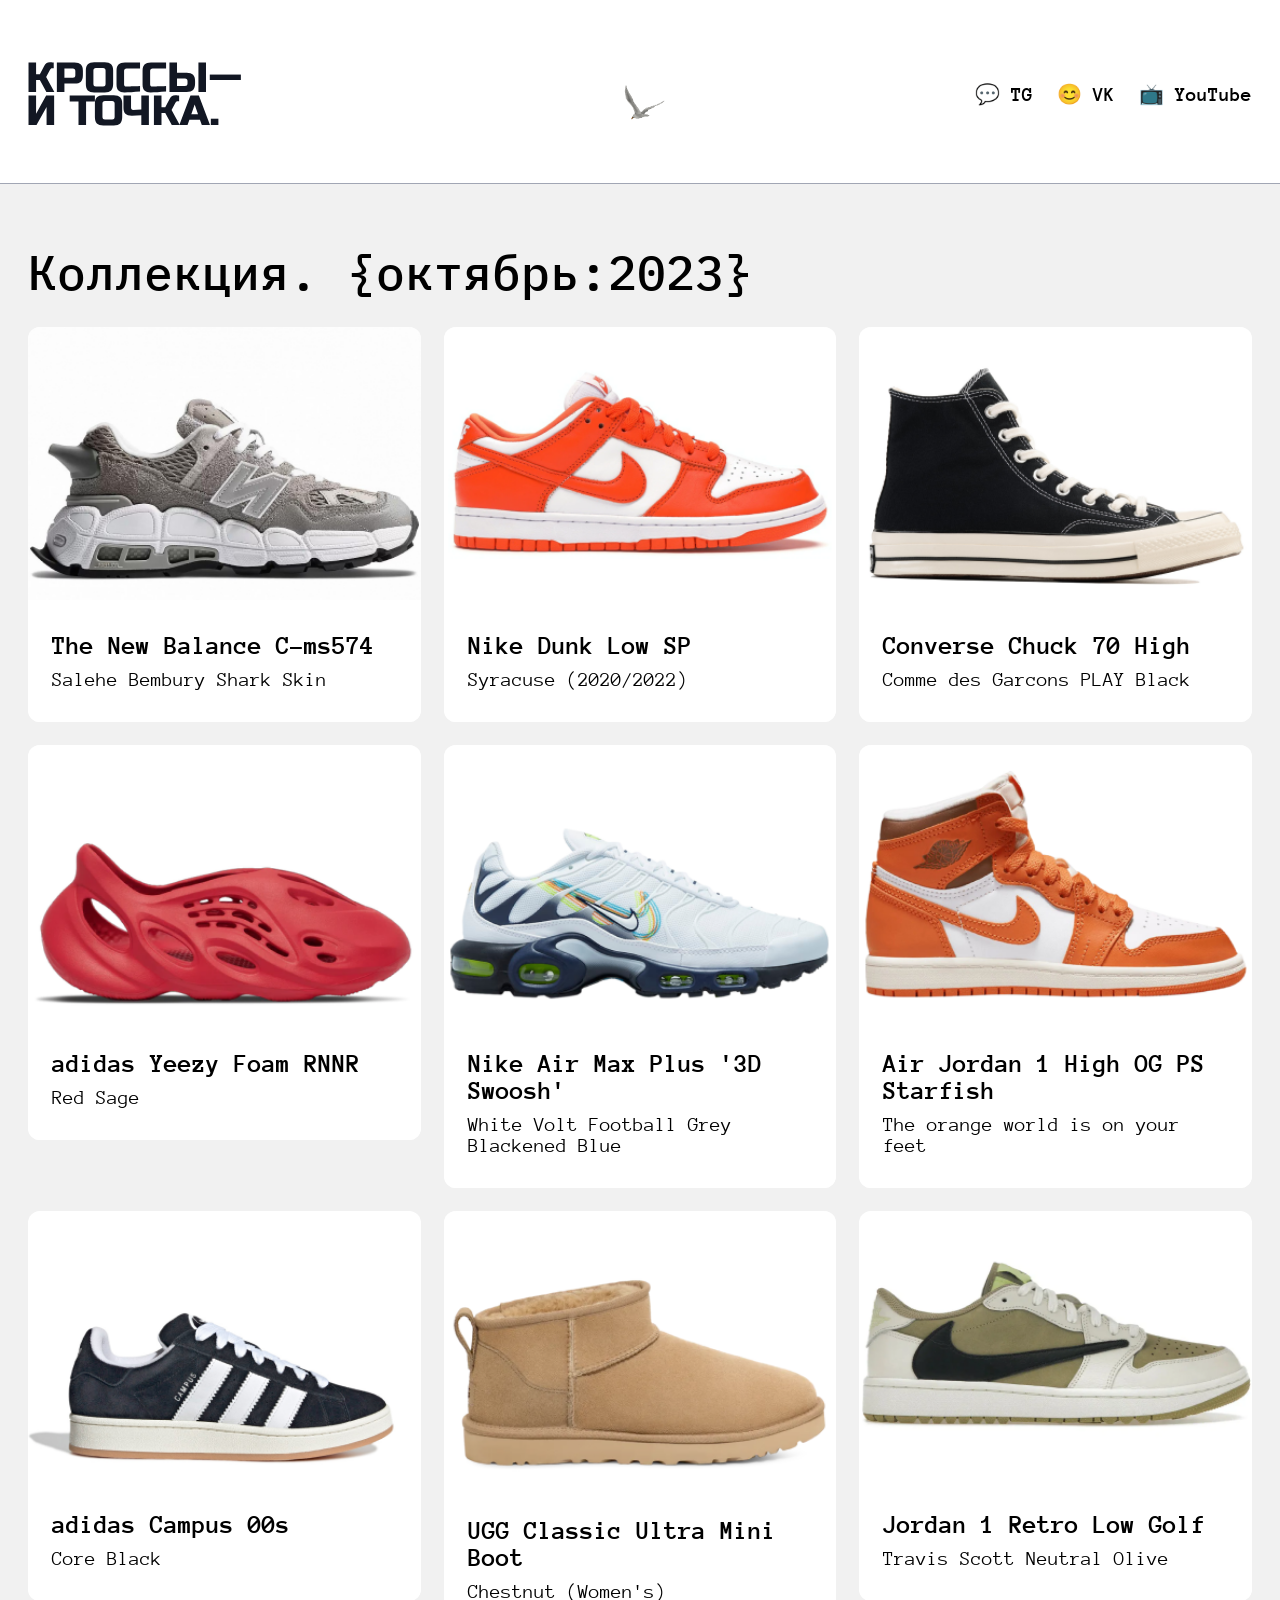
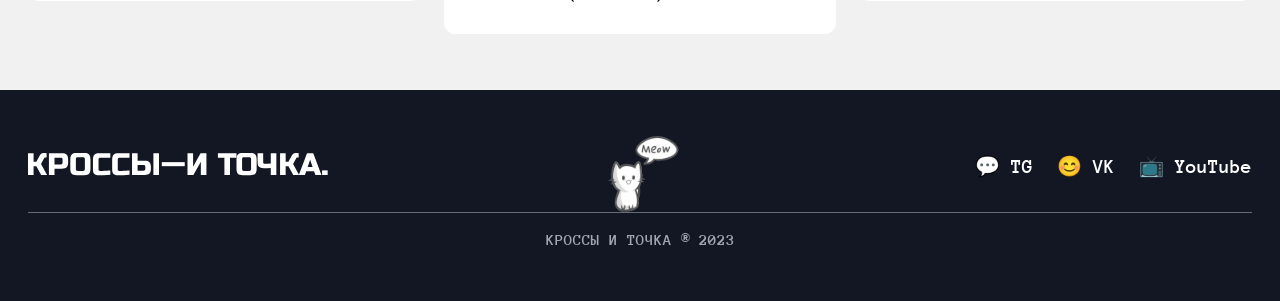
<file: index.html>
<!DOCTYPE html>
<html lang="ru">

<head>
    <meta charset="UTF-8">
    <meta name="viewport" content="width=device-width, initial-scale=1.0">
    <link rel="stylesheet" href="style.css">
    <link rel="preconnect" href="https://fonts.googleapis.com">
    <link rel="preconnect" href="https://fonts.gstatic.com" crossorigin>
    <link href="https://fonts.googleapis.com/css2?family=Anonymous+Pro:wght@400;700&display=swap" rel="stylesheet">
    <link rel="preconnect" href="https://fonts.googleapis.com">
    <link rel="preconnect" href="https://fonts.gstatic.com" crossorigin>
    <link href="https://fonts.googleapis.com/css2?family=IBM+Plex+Mono:wght@500&family=Russo+One&display=swap"
        rel="stylesheet">
    <title>Кроссы и точка</title>
</head>

<body>
    <!-- HEADER START -->
    <header class="header">
        <div class="container">
            <nav class="header__nav">
                <div class="logo">
                    <a href="#">
                        <img src="img/logo-header.svg" alt="Логотип Кроссы и точка">
                    </a>
                </div>
                <!--Отсылочка к подруге Чайке-->
                <img class="chaika" src="img/chaika.gif" alt="">
                <ul class="social-links">
                    <li class="header__link"><a href="#">💬 TG</a></li>
                    <li class="header__link"><a href="#">😊 VK</a></li>
                    <li class="header__link"><a href="#">📺 YouTube</a></li>
                </ul>
                <div class="burger-menu">
                    <div class="burger__line"></span>
                    </div>
            </nav>
        </div>
    </header>
    <!-- HEADER END -->

    <!-- CARDS START -->
    <main class="main">
        <div class="cards">
            <div class="container">
                <h2 class="subtitle">Коллекция. {октябрь:2023}<h2>
                        <h2 class="subtitle__two">🔥Популярные модели</h2>
                        <div class="cards__wrapper">
                            <a href="pages/new-balance-c-ms574.html" class="sneaker">
                                <img src="img/sneakers/06.png" alt="The New Balance C-ms574">
                                <div class="cards__text">
                                    <h3 class="cards__title">The New Balance C-ms574</h3>
                                    <p class="cards__desc">Salehe Bembury Shark Skin</p>
                                </div>
                            </a>
                            <a href="pages/nike-dunk-low-sp.html" class="sneaker">
                                <img src="img/sneakers/07.png" alt="Nike Dunk Low SP">
                                <div class="cards__text">
                                    <h3 class="cards__title">Nike Dunk Low SP</h3>
                                    <p class="cards__desc">Syracuse (2020/2022)</p>
                                </div>
                            </a>
                            <a href="pages/converse-chuck-taylor-70-high.html" class="sneaker">
                                <img src="img/sneakers/10.png" alt="Converse Chuck 70 High">
                                <div class="cards__text">
                                    <h3 class="cards__title">Converse Chuck 70 High</h3>
                                    <p class="cards__desc">Comme des Garcons PLAY Black</p>
                                </div>
                            </a>
                            <a href="pages/adidas-yeezy-foam-rnnr.html" class="sneaker">
                                <img src="img/sneakers/11.png" alt="adidas Yeezy Foam RNNR">
                                <div class="cards__text">
                                    <h3 class="cards__title">adidas Yeezy Foam RNNR</h3>
                                    <p class="cards__desc">Red Sage</p>
                                </div>
                            </a>
                            <a href="pages/nike-air-max-plus.html" class="sneaker">
                                <img src="img/sneakers/12.png" alt="Nike Air Max Plus '3D Swoosh'">
                                <div class="cards__text">
                                    <h3 class="cards__title">Nike Air Max Plus '3D Swoosh'</h3>
                                    <p class="cards__desc">White Volt Football Grey Blackened Blue</p>
                                </div>
                            </a>
                            <a href="pages/jordan-1-retro-high-og-sp-starfish.html" class="sneaker">
                                <img src="img/sneakers/13.png" alt="Air Jordan 1 High OG PS Starfish">
                                <div class="cards__text">
                                    <h3 class="cards__title">Air Jordan 1 High OG PS Starfish</h3>
                                    <p class="cards__desc">The orange world is on your feet</p>
                                </div>
                            </a>
                            <a href="pages/adidas-campus-00s.html" class="sneaker">
                                <img src="img/sneakers/03.png" alt="adidas Campus 00s">
                                <div class="cards__text">
                                    <h3 class="cards__title">adidas Campus 00s</h3>
                                    <p class="cards__desc">Core Black</p>
                                </div>
                            </a>
                            <a href="pages/ugg-classic-ultra-mini-boot.html" class="sneaker">
                                <img src="img/sneakers/14.png" alt="UGG Classic Ultra Mini Boot">
                                <div class="cards__text">
                                    <h3 class="cards__title">UGG Classic Ultra Mini Boot</h3>
                                    <p class="cards__desc">Chestnut (Women's)</p>
                                </div>
                            </a>
                            <a href="pages/jordan-1-retro-low-golf.html" class="sneaker">
                                <img src="img/sneakers/08.png" alt="Jordan 1 Retro Low Golf">
                                <div class="cards__text">
                                    <h3 class="cards__title">Jordan 1 Retro Low Golf</h3>
                                    <p class="cards__desc">Travis Scott Neutral Olive</p>
                                </div>
                            </a>
                        </div>
            </div>
        </div>
    </main>
    <!-- CARDS END -->

    <!-- FOOTER START -->
    <footer class="footer">
        <div class="container">
            <nav class="footer__nav">
                <!-- Отсылка к моей подруге Meow<3 -->
                <img class="cat" src="img/cat_1.gif" alt="">
                <div class="footer__logo logo">
                    <a href="#"><img src="img/logo-footer.svg" alt="Логотип Кроссы и точка"></a>
                </div>
                <ul class="social-links">
                    <li class="footer__link"><a href="#">💬 TG</a></li>
                    <li class="footer__link"><a href="#">😊 VK</a></li>
                    <li class="footer__link"><a href="#">📺 YouTube</a></li>
                </ul>
            </nav>
            <div class="footer__line"></div>
            <p class="footer__text">кроссы и точка ® 2023</p>
        </div>
    </footer>
    <!-- FOOTER END -->
</body>

</html>
</file>
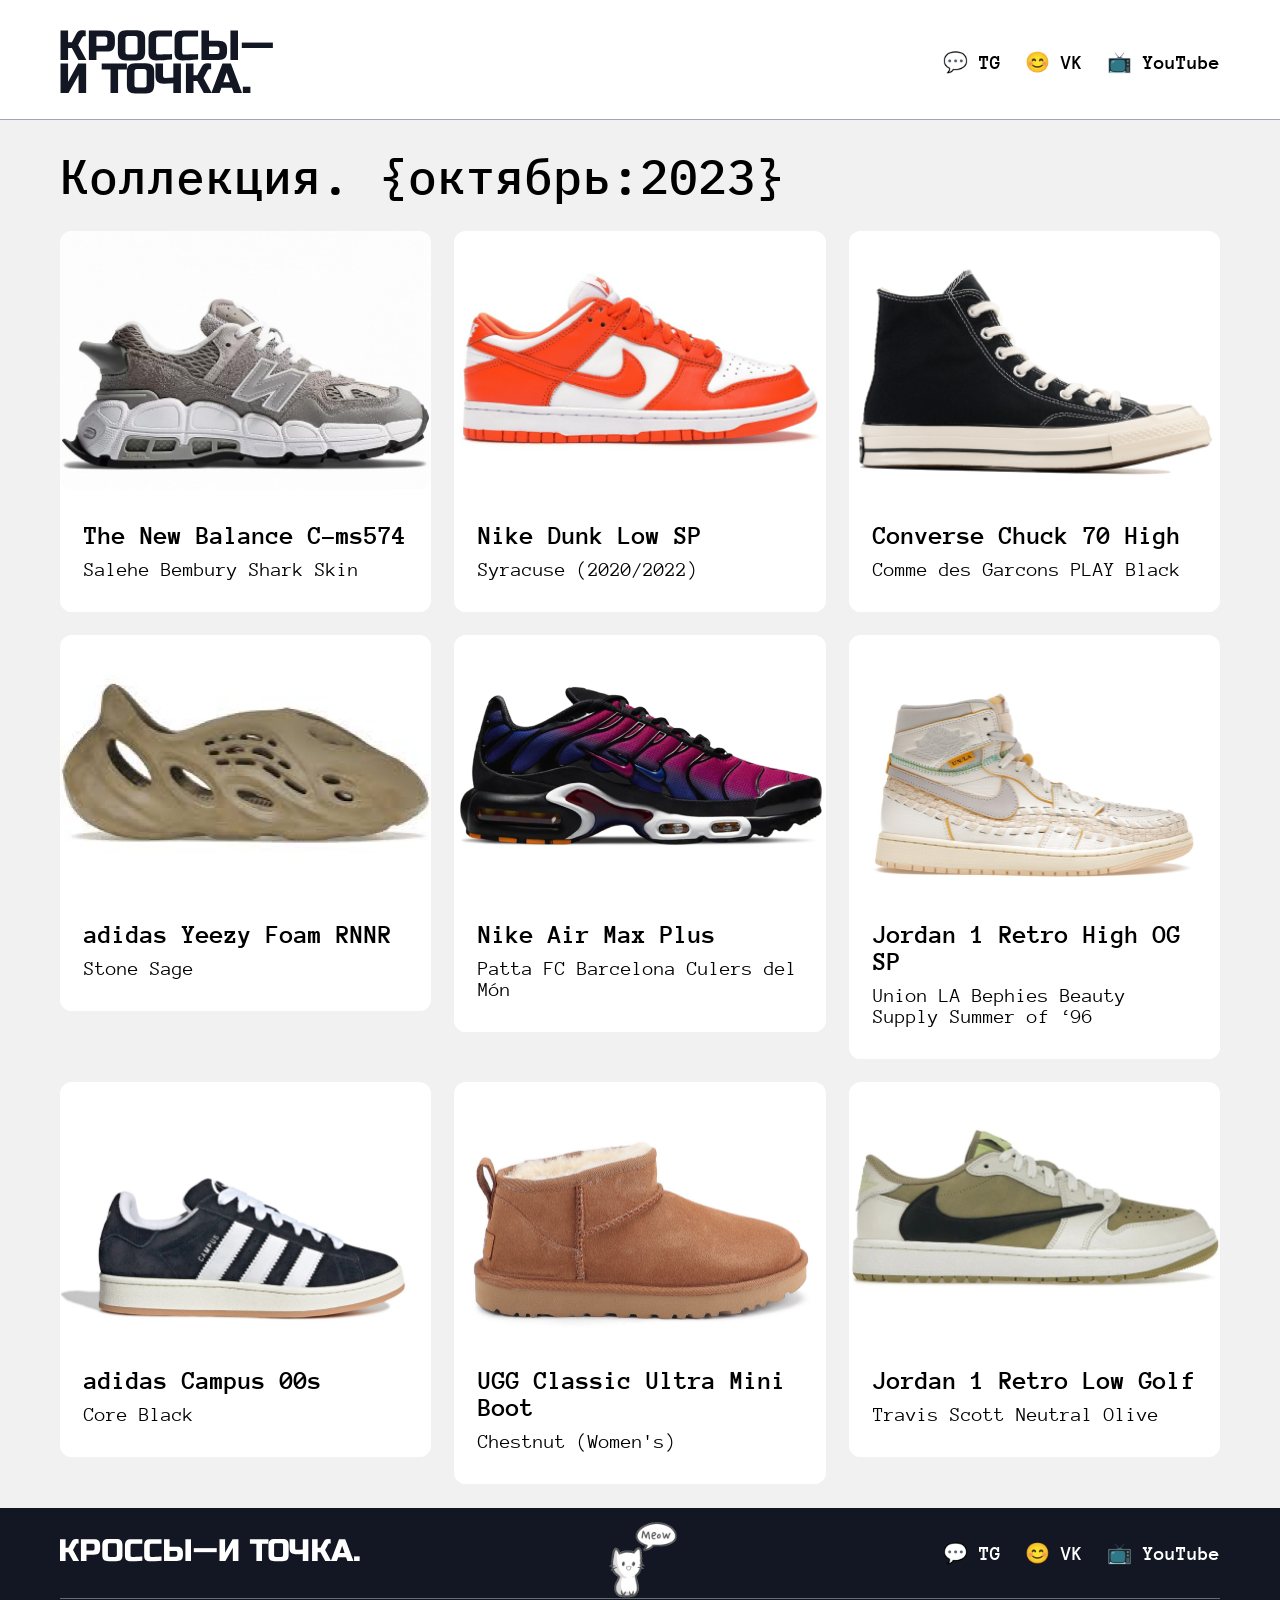
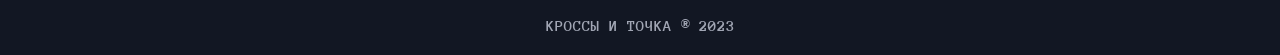
<file: kross-and point./index.html>
<!DOCTYPE html>
<html lang="ru">

<head>
    <meta charset="UTF-8">
    <meta name="viewport" content="width=device-width, initial-scale=1.0">
    <link rel="stylesheet" href="style.css">
    <link rel="preconnect" href="https://fonts.googleapis.com">
    <link rel="preconnect" href="https://fonts.gstatic.com" crossorigin>
    <link href="https://fonts.googleapis.com/css2?family=Anonymous+Pro:wght@400;700&display=swap" rel="stylesheet">
    <link rel="preconnect" href="https://fonts.googleapis.com">
    <link rel="preconnect" href="https://fonts.gstatic.com" crossorigin>
    <link href="https://fonts.googleapis.com/css2?family=IBM+Plex+Mono:wght@500&family=Russo+One&display=swap"
        rel="stylesheet">
    <title>Кроссы и точка</title>
</head>

<body>
    <!-- HEADER START -->
    <header class="header">
        <div class="container">
            <nav class="header__nav">
                <div class="logo">
                    <a href="#">
                        <img src="img/logo-header.svg" alt="Логотип Кроссы и точка">
                    </a>
                </div>
                <ul class="social-links">
                    <li class="header__link"><a href="#">💬 TG</a></li>
                    <li class="header__link"><a href="#">😊 VK</a></li>
                    <li class="header__link"><a href="#">📺 YouTube</a></li>
                </ul>
                <div class="burger-menu">
                    <div class="burger__line"></span>
                    </div>
            </nav>
        </div>
    </header>
    <!-- HEADER END -->

    <!-- CARDS START -->
    <main class="main">
        <div class="cards">
            <div class="container">
                <h2 class="subtitle">Коллекция. {октябрь:2023}</h2>
                <h2 class="subtitle__two">🔥Популярные модели</h2>
                <div class="cards__wrapper">
                    <a href="pages/new-balance-с-ms574.html" class="sneaker">
                        <img src="img/sneakers/06.png" alt="The New Balance C-ms574">
                        <div class="cards__text">
                            <h3 class="cards__title">The New Balance C-ms574</h3>
                            <p class="cards__desc">Salehe Bembury Shark Skin</p>
                        </div>
                    </a>
                    <a href="pages/nike-dunk-low-sp.html" class="sneaker">
                        <img src="img/sneakers/07.png" alt="Nike Dunk Low SP">
                        <div class="cards__text">
                            <h3 class="cards__title">Nike Dunk Low SP</h3>
                            <p class="cards__desc">Syracuse (2020/2022)</p>
                        </div>
                    </a>
                    <a href="pages/converse-chuck-taylor-all-star-70-hi.html" class="sneaker">
                        <img src="img/sneakers/10.png" alt="Converse Chuck 70 High">
                        <div class="cards__text">
                            <h3 class="cards__title">Converse Chuck 70 High</h3>
                            <p class="cards__desc">Comme des Garcons PLAY Black</p>
                        </div>
                    </a>
                    <a href="pages/adidas-yeezy-foam-rnnr.html" class="sneaker">
                        <img src="img/sneakers/09.png" alt="adidas Yeezy Foam RNNR">
                        <div class="cards__text">
                            <h3 class="cards__title">adidas Yeezy Foam RNNR</h3>
                            <p class="cards__desc">Stone Sage</p>
                        </div>
                    </a>
                    <a href="pages/nike-air-max-plus.html" class="sneaker">
                        <img src="img/sneakers/01.png" alt="Nike Air Max Plus">
                        <div class="cards__text">
                            <h3 class="cards__title">Nike Air Max Plus</h3>
                            <p class="cards__desc">Patta FC Barcelona Culers del Món</p>
                        </div>
                    </a>
                    <a href="pages/jordan-1-retro-high-og-sp.html" class="sneaker">
                        <img src="img/sneakers/02.png" alt="Jordan 1 Retro High OG SP">
                        <div class="cards__text">
                            <h3 class="cards__title">Jordan 1 Retro High OG SP</h3>
                            <p class="cards__desc">Union LA Bephies Beauty Supply Summer of ‘96</p>
                        </div>
                    </a>
                    <a href="pages/adidas-campus-00s.html" class="sneaker">
                        <img src="img/sneakers/03.png" alt="adidas Campus 00s">
                        <div class="cards__text">
                            <h3 class="cards__title">adidas Campus 00s</h3>
                            <p class="cards__desc">Core Black</p>
                        </div>
                    </a>
                    <a href="pages/ugg-classic-ultra-mini-boot.html" class="sneaker">
                        <img src="img/sneakers/05.png" alt="UGG Classic Ultra Mini Boot">
                        <div class="cards__text">
                            <h3 class="cards__title">UGG Classic Ultra Mini Boot</h3>
                            <p class="cards__desc">Chestnut (Women's)</p>
                        </div>
                    </a>
                    <a href="pages/jordan-1-retro-low-golf.html" class="sneaker">
                        <img src="img/sneakers/08.png" alt="Jordan 1 Retro Low Golf">
                        <div class="cards__text">
                            <h3 class="cards__title">Jordan 1 Retro Low Golf</h3>
                            <p class="cards__desc">Travis Scott Neutral Olive</p>
                        </div>
                    </a>
                </div>
            </div>
        </div>
    </main>
    <!-- CARDS END -->

    <!-- FOOTER START -->
    <footer class="footer">
        <div class="container">
            <nav class="footer__nav">
                <a class="cat" href="#"><img  src="img/cat_1.gif" alt=""></a>
                <div class="footer__logo logo">
                    <a href="#"><img src="img/logo-footer.svg" alt="Логотип Кроссы и точка"></a>
                </div>
                <ul class="social-links">
                    <li class="footer__link"><a href="#">💬 TG</a></li>
                    <li class="footer__link"><a href="#">😊 VK</a></li>
                    <li class="footer__link"><a href="#">📺 YouTube</a></li>
                </ul>
            </nav>
            <div class="footer__line"></div>
            <p class="footer__text">кроссы и точка ® 2023</p>
        </div>
    </footer>
    <!-- FOOTER END -->
</body>

</html>
</file>
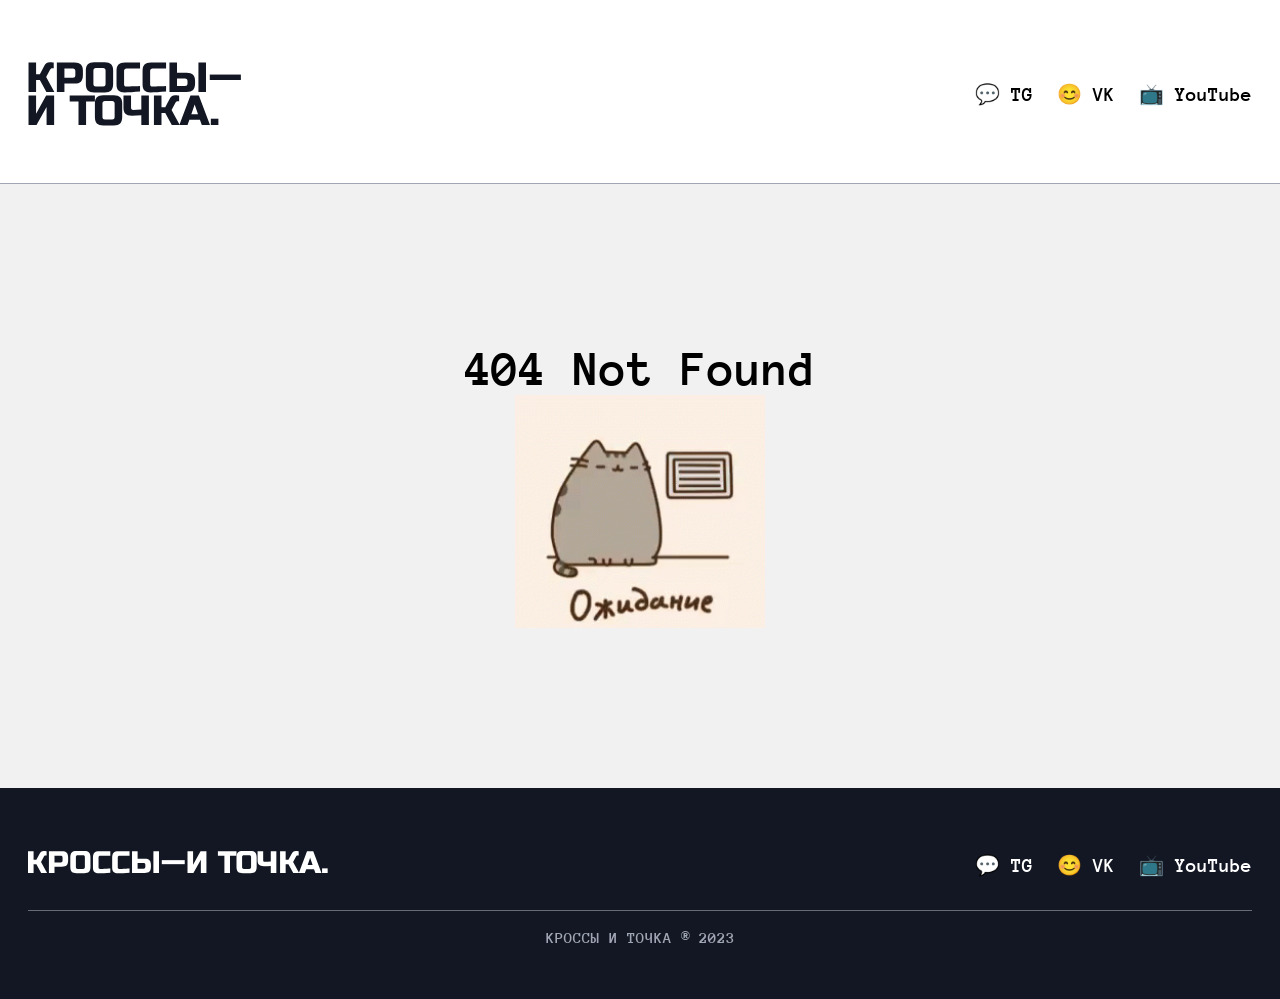
<file: pages/adidas-campus-00s.html>
<!DOCTYPE html>
<html lang="ru">

<head>
    <meta charset="UTF-8">
    <meta name="viewport" content="width=device-width, initial-scale=1.0">
    <link rel="stylesheet" href="../style.css">
    <link rel="preconnect" href="https://fonts.googleapis.com">
    <link rel="preconnect" href="https://fonts.gstatic.com" crossorigin>
    <link href="https://fonts.googleapis.com/css2?family=Anonymous+Pro:wght@400;700&display=swap" rel="stylesheet">
    <link rel="preconnect" href="https://fonts.googleapis.com">
    <link rel="preconnect" href="https://fonts.gstatic.com" crossorigin>
    <link href="https://fonts.googleapis.com/css2?family=IBM+Plex+Mono:wght@500&family=Russo+One&display=swap"
        rel="stylesheet">
    <title>adidas Campus 00s</title>
</head>
<body>
    <!-- HEADER START -->
    <header class="header">
        <div class="container">
            <nav class="header__nav">
                <div class="logo">
                    <a href="../index.html"><img src="../img/logo-header.svg" alt="Логотип Кроссы и точка"></a>
                </div>
                <ul class="social-links">
                    <li class="header__link"><a href="#">💬 TG</a></li>
                    <li class="header__link"><a href="#">😊 VK</a></li>
                    <li class="header__link"><a href="#">📺 YouTube</a></li>
                </ul>
                <div class="burger-menu" >
                    <div class="burger__line"></span>
                </div>
            </nav>
        </div>
    </header>
    <!-- HEADER END -->

    <!-- CARDS START -->

    <div class="main">
        <p style="align-items: center; font-size: 50px; font-weight: 700; text-align: center; display: flex; flex-direction: column;height: calc(100vh - 296px); justify-content: center; margin-top: -25px;">
            404 Not Found
            <img style="width: 250px;" src="../img/404 page.gif" alt="">
        </p>
    </div>
    
    <!-- CARDS END -->

    <!-- FOOTER START -->
    <footer class="footer">
        <div class="container">
            <nav class="footer__nav">
                <div class="footer__logo logo">
                    <a href="../index.html"><img src="../img/logo-footer.svg" alt="Логотип Кроссы и точка"></a>
                </div>
                <ul class="social-links">
                    <li class="footer__link"><a href="#">💬 TG</a></li>
                    <li class="footer__link"><a href="#">😊 VK</a></li>
                    <li class="footer__link"><a href="#">📺 YouTube</a></li>
                </ul>
            </nav>
            <div class="footer__line"></div>
            <p class="footer__text">кроссы и точка ® 2023</p>
        </div>
    </footer>
    <!-- FOOTER END -->
</body>
</html>
</file>
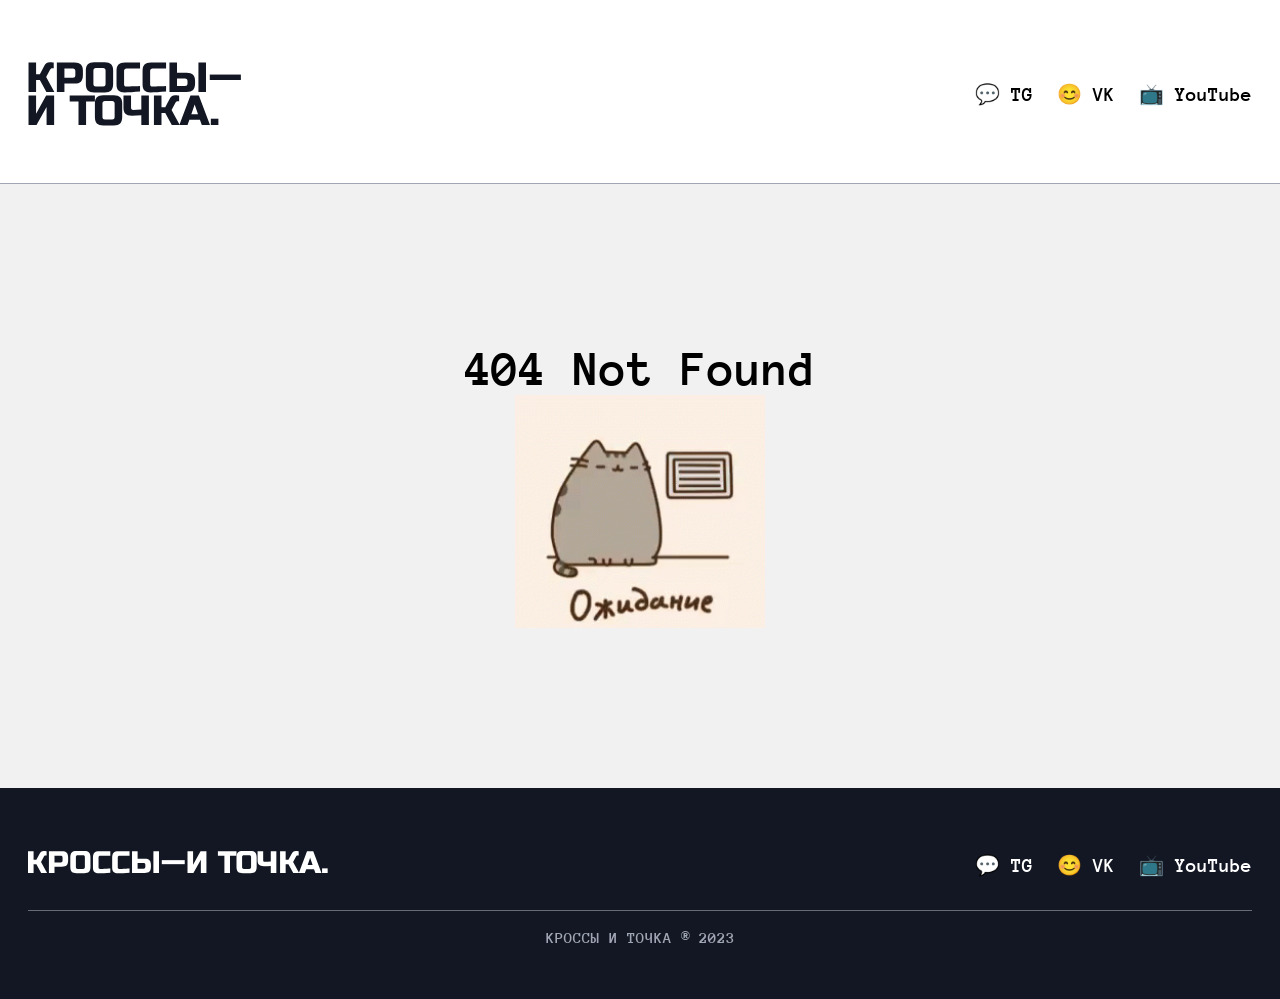
<file: pages/adidas-yeezy-foam-rnnr.html>
<!DOCTYPE html>
<html lang="ru">

<head>
    <meta charset="UTF-8">
    <meta name="viewport" content="width=device-width, initial-scale=1.0">
    <link rel="stylesheet" href="../style.css">
    <link rel="preconnect" href="https://fonts.googleapis.com">
    <link rel="preconnect" href="https://fonts.gstatic.com" crossorigin>
    <link href="https://fonts.googleapis.com/css2?family=Anonymous+Pro:wght@400;700&display=swap" rel="stylesheet">
    <link rel="preconnect" href="https://fonts.googleapis.com">
    <link rel="preconnect" href="https://fonts.gstatic.com" crossorigin>
    <link href="https://fonts.googleapis.com/css2?family=IBM+Plex+Mono:wght@500&family=Russo+One&display=swap"
        rel="stylesheet">
    <title>adidas Yeezy Foam RNNR</title>
</head>
<body>
    <!-- HEADER START -->
    <header class="header">
        <div class="container">
            <nav class="header__nav">
                <div class="logo">
                    <a href="../index.html"><img src="../img/logo-header.svg" alt="Логотип Кроссы и точка"></a>
                </div>
                <ul class="social-links">
                    <li class="header__link"><a href="#">💬 TG</a></li>
                    <li class="header__link"><a href="#">😊 VK</a></li>
                    <li class="header__link"><a href="#">📺 YouTube</a></li>
                </ul>
                <div class="burger-menu" >
                    <div class="burger__line"></span>
                </div>
            </nav>
        </div>
    </header>
    <!-- HEADER END -->

    <!-- CARDS START -->

    <div class="main">
        <p style="align-items: center; font-size: 50px; font-weight: 700; text-align: center; display: flex; flex-direction: column;height: calc(100vh - 296px); justify-content: center; margin-top: -25px;">
            404 Not Found
            <img style="width: 250px;" src="../img/404 page.gif" alt="">
        </p>
    </div>

    <!-- CARDS END -->

    <!-- FOOTER START -->
    <footer class="footer">
        <div class="container">
            <nav class="footer__nav">
                <div class="footer__logo logo">
                    <a href="../index.html"><img src="../img/logo-footer.svg" alt="Логотип Кроссы и точка"></a>
                </div>
                <ul class="social-links">
                    <li class="footer__link"><a href="#">💬 TG</a></li>
                    <li class="footer__link"><a href="#">😊 VK</a></li>
                    <li class="footer__link"><a href="#">📺 YouTube</a></li>
                </ul>
            </nav>
            <div class="footer__line"></div>
            <p class="footer__text">кроссы и точка ® 2023</p>
        </div>
    </footer>
    <!-- FOOTER END -->
</body>
</html>
</file>
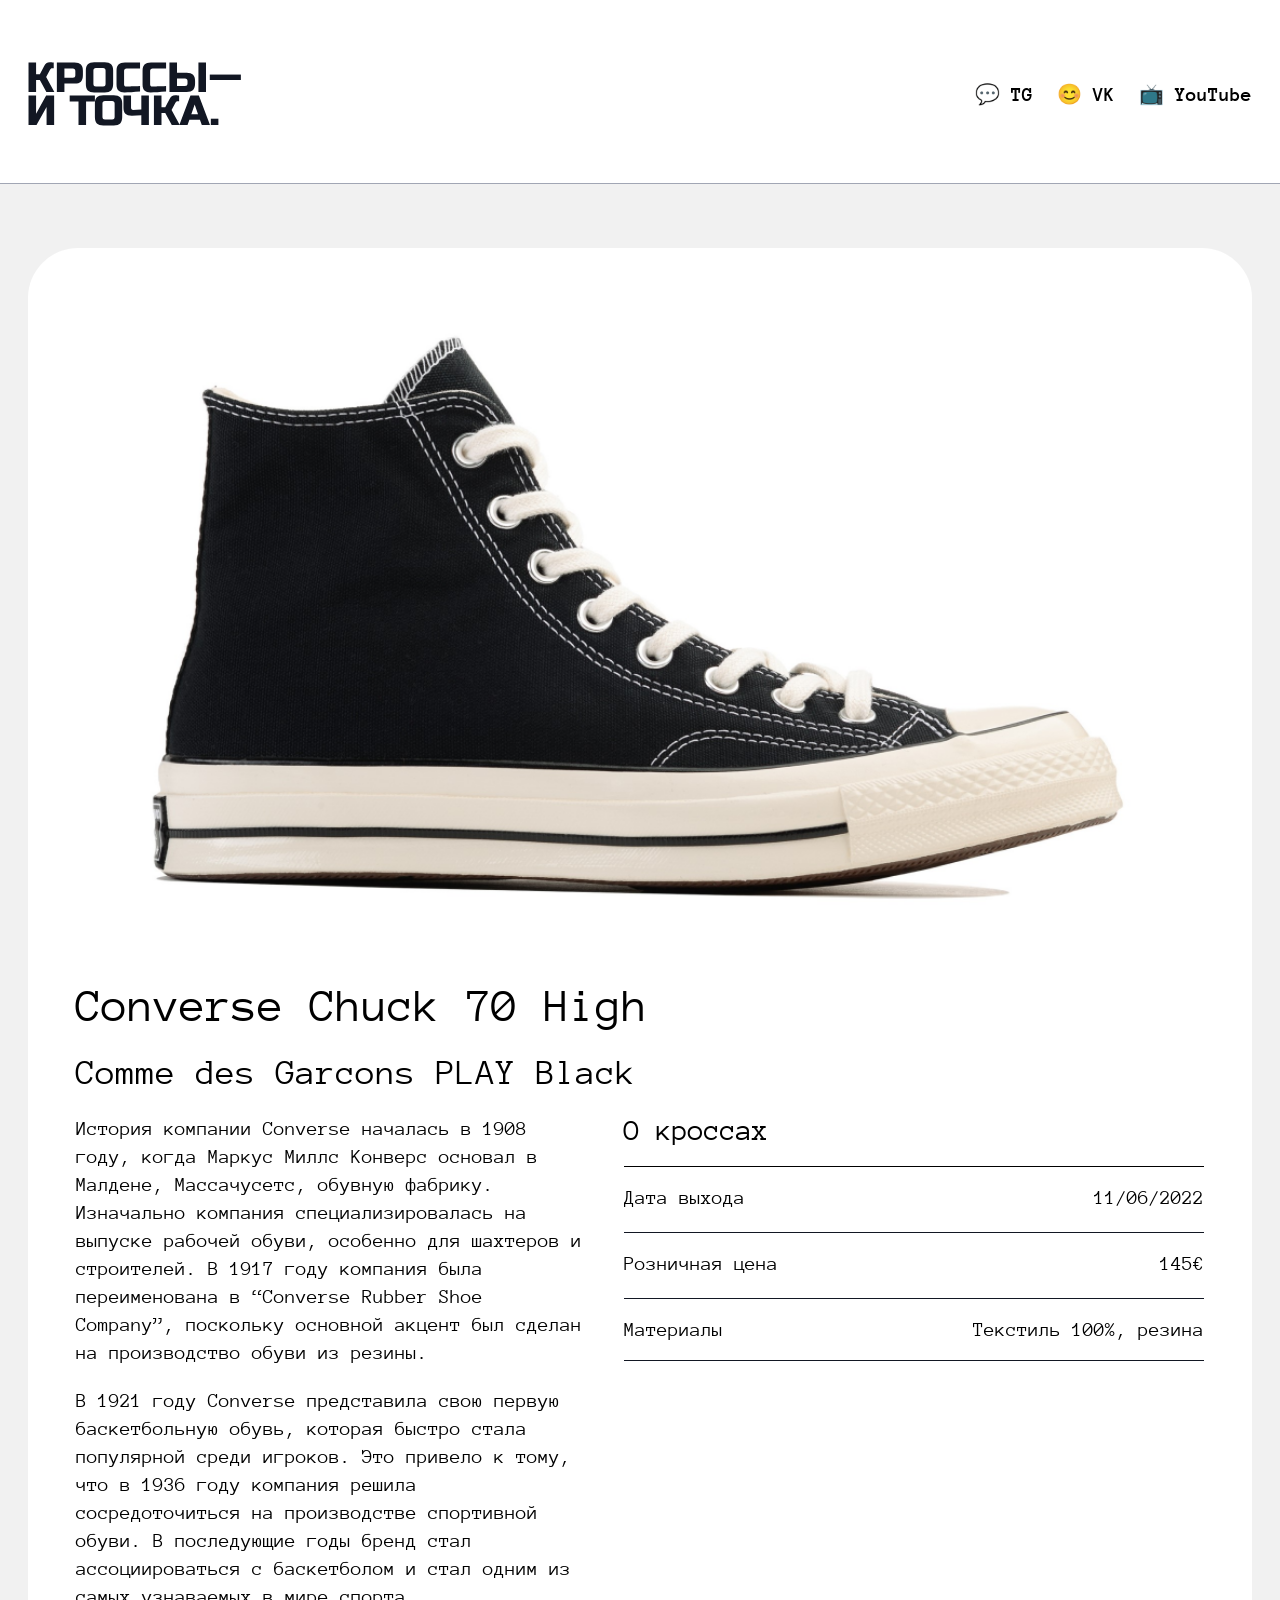
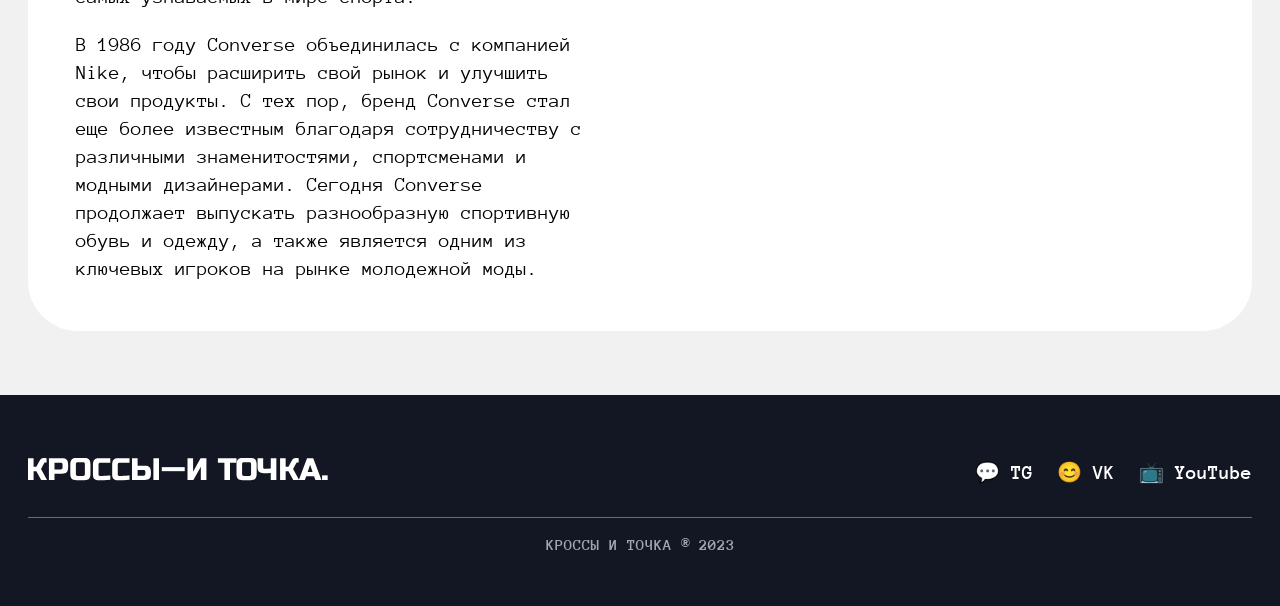
<file: pages/converse-chuck-taylor-70-high.html>
<!DOCTYPE html>
<html lang="ru">

<head>
    <meta charset="UTF-8">
    <meta name="viewport" content="width=device-width, initial-scale=1.0">
    <link rel="stylesheet" href="../style.css">
    <link rel="preconnect" href="https://fonts.googleapis.com">
    <link rel="preconnect" href="https://fonts.gstatic.com" crossorigin>
    <link href="https://fonts.googleapis.com/css2?family=Anonymous+Pro:wght@400;700&display=swap" rel="stylesheet">
    <link rel="preconnect" href="https://fonts.googleapis.com">
    <link rel="preconnect" href="https://fonts.gstatic.com" crossorigin>
    <link href="https://fonts.googleapis.com/css2?family=IBM+Plex+Mono:wght@500&family=Russo+One&display=swap"
        rel="stylesheet">
    <title>Converse Chuck 70 High</title>
</head>
<body>
    <!-- HEADER START -->
    <header class="header">
        <div class="container">
            <nav class="header__nav">
                <div class="logo">
                    <a href="../index.html"><img src="../img/logo-header.svg" alt="Логотип Кроссы и точка"></a>
                </div>
                <ul class="social-links">
                    <li class="header__link"><a href="#">💬 TG</a></li>
                    <li class="header__link"><a href="#">😊 VK</a></li>
                    <li class="header__link"><a href="#">📺 YouTube</a></li>
                </ul>
                <div class="burger-menu" >
                    <div class="burger__line"></span>
                </div>
            </nav>
        </div>
    </header>
    <!-- HEADER END -->

    <!-- CARDS START -->

    <main class="main">
        <div class="container">
            <div class="sneaker-big">
                <div class="sneaker-big__img">
                    <img src="../img/big/converse-chunk-70-high.png" alt="converse-chuck-70-high">
                </div>
                <div class="sneaker-big__info">
                    <h1 class="sneaker-big__title">Converse Chuck 70 High</h1>
                    <h2 class="sneaker-big__subtitle">Comme des Garcons PLAY Black</h2>
                    <div class="sneaker-big__additional-info">
                        <div class="sneaker-big__text">
                            <p>
                                История компании Converse началась в 1908 году, когда Маркус Миллс Конверс основал в Малдене, Массачусетс, обувную фабрику. Изначально компания специализировалась на выпуске рабочей обуви, особенно для шахтеров и строителей. В 1917 году компания была переименована в “Converse Rubber Shoe Company”, поскольку основной акцент был сделан на производство обуви из резины.
                            </p>
                            <p>
                                В 1921 году Converse представила свою первую баскетбольную обувь, которая быстро стала популярной среди игроков. Это привело к тому, что в 1936 году компания решила сосредоточиться на производстве спортивной обуви. В последующие годы бренд стал ассоциироваться с баскетболом и стал одним из самых узнаваемых в мире спорта.
                            </p>
                            <p>
                                В 1986 году Converse объединилась с компанией Nike, чтобы расширить свой рынок и улучшить свои продукты. С тех пор, бренд Converse стал еще более известным благодаря сотрудничеству с различными знаменитостями, спортсменами и модными дизайнерами. Сегодня Converse продолжает выпускать разнообразную спортивную обувь и одежду, а также является одним из ключевых игроков на рынке молодежной моды.
                            </p>
                        </div>
                        <div class="sneaker-big__parameters">
                            <h3 class="sneaker-big__parameters-title">О кроссах</h3>
                            <div class="sneaker-big__parameter-info">
                                <p>Дата выхода</p>
                                <p>11/06/2022</p>
                            </div>
                            <div class="sneaker-big__parameter-info">
                                <p>Розничная цена</p>
                                <p>145€</p>
                            </div>
                            <div class="sneaker-big__parameter-info">
                                <p>Материалы</p>
                                <p>Текстиль 100%, резина</p>
                            </div>
                        </div>
                    </div>
                </div>
            </div>
        </div>
    </main>

    <!-- CARDS END -->

    <!-- FOOTER START -->
    <footer class="footer">
        <div class="container">
            <nav class="footer__nav">
                <div class="footer__logo logo">
                    <a href="../index.html"><img src="../img/logo-footer.svg" alt="Логотип Кроссы и точка"></a>
                </div>
                <ul class="social-links">
                    <li class="footer__link"><a href="#">💬 TG</a></li>
                    <li class="footer__link"><a href="#">😊 VK</a></li>
                    <li class="footer__link"><a href="#">📺 YouTube</a></li>
                </ul>
            </nav>
            <div class="footer__line"></div>
            <p class="footer__text">кроссы и точка ® 2023</p>
        </div>
    </footer>
    <!-- FOOTER END -->
</body>
</html>
</file>
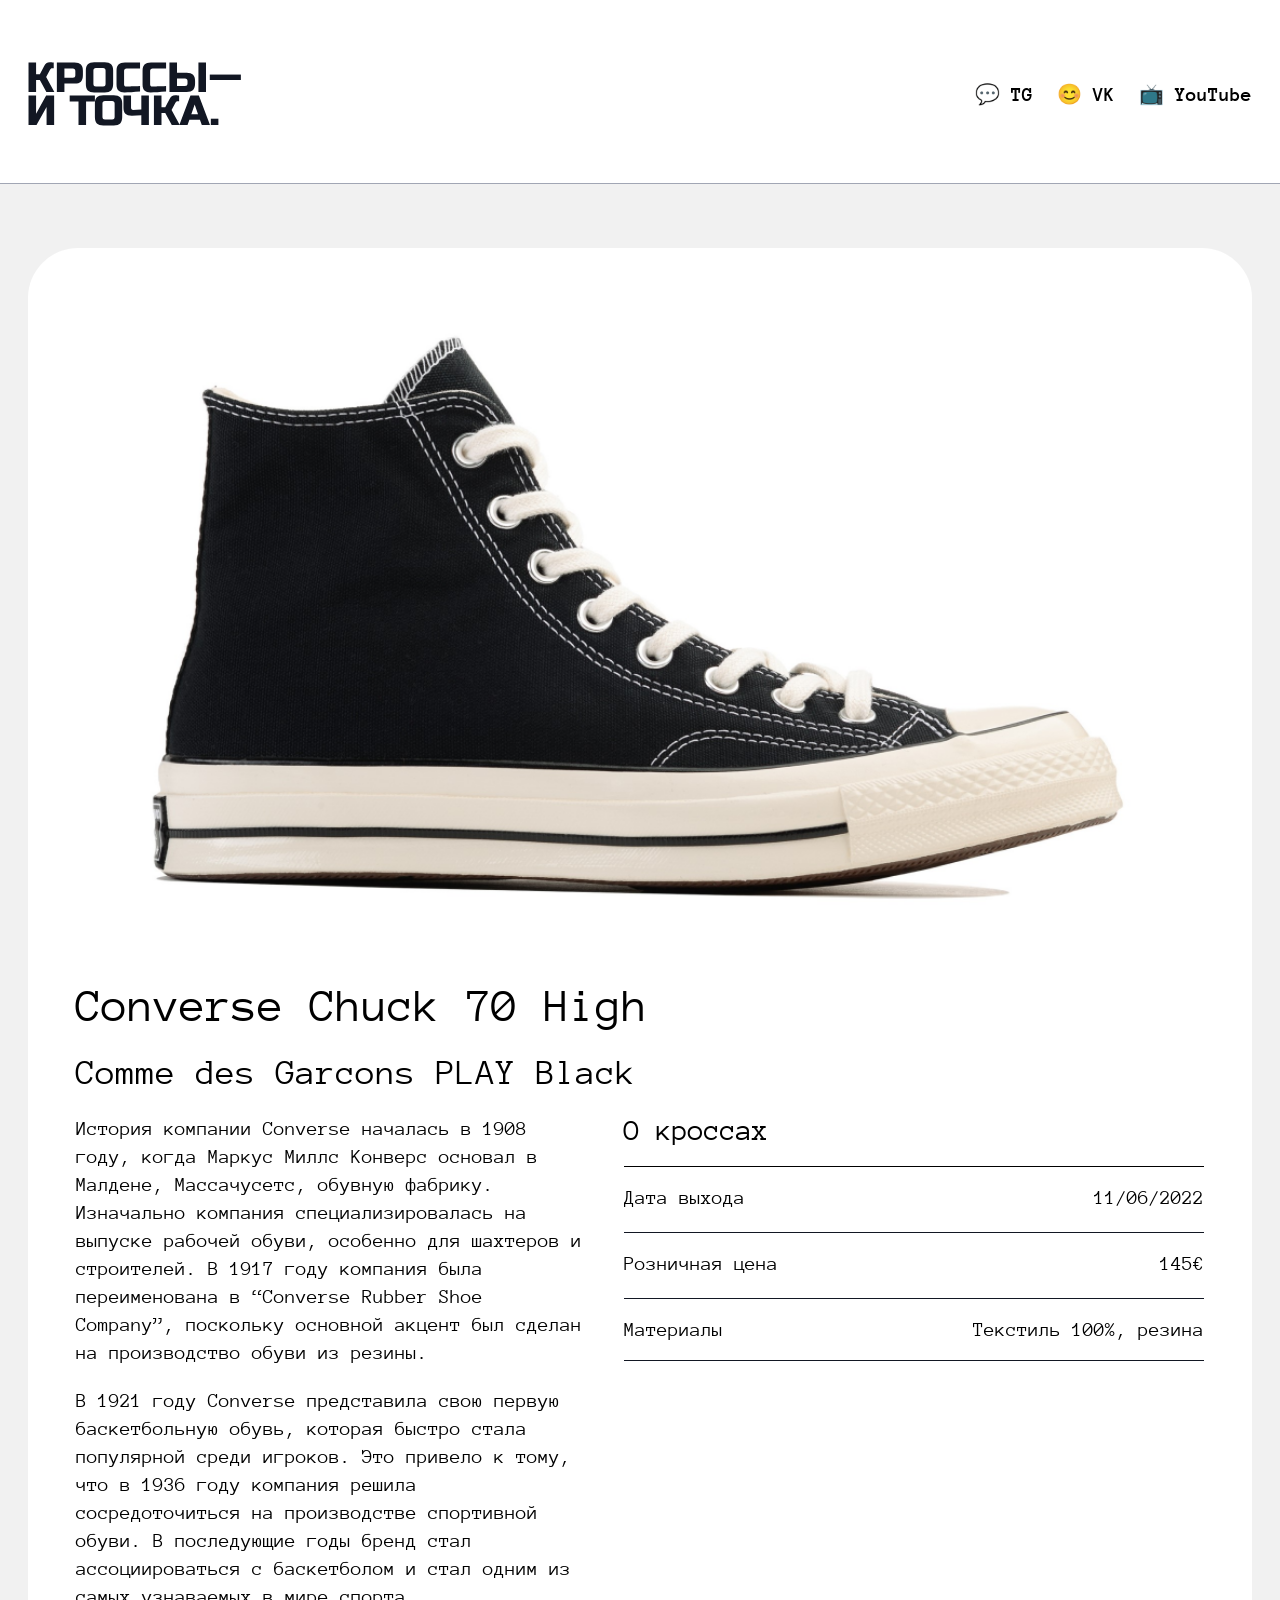
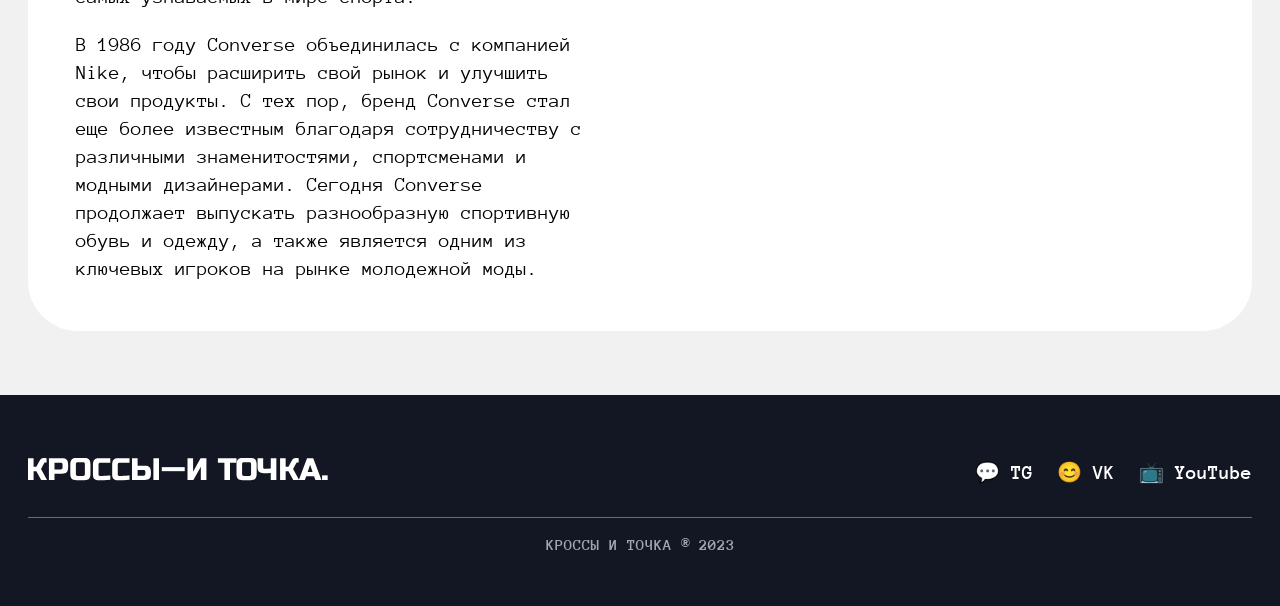
<file: pages/converse-chuck-taylor-all-star-70-hi.html>
<!DOCTYPE html>
<html lang="ru">

<head>
    <meta charset="UTF-8">
    <meta name="viewport" content="width=device-width, initial-scale=1.0">
    <link rel="stylesheet" href="../style.css">
    <link rel="preconnect" href="https://fonts.googleapis.com">
    <link rel="preconnect" href="https://fonts.gstatic.com" crossorigin>
    <link href="https://fonts.googleapis.com/css2?family=Anonymous+Pro:wght@400;700&display=swap" rel="stylesheet">
    <link rel="preconnect" href="https://fonts.googleapis.com">
    <link rel="preconnect" href="https://fonts.gstatic.com" crossorigin>
    <link href="https://fonts.googleapis.com/css2?family=IBM+Plex+Mono:wght@500&family=Russo+One&display=swap"
        rel="stylesheet">
    <title>Converse Chuck 70 High</title>
</head>
<body>
    <!-- HEADER START -->
    <header class="header">
        <div class="container">
            <nav class="header__nav">
                <div class="logo">
                    <a href="../index.html"><img src="../img/logo-header.svg" alt="Логотип Кроссы и точка"></a>
                </div>
                <ul class="social-links">
                    <li class="header__link"><a href="#">💬 TG</a></li>
                    <li class="header__link"><a href="#">😊 VK</a></li>
                    <li class="header__link"><a href="#">📺 YouTube</a></li>
                </ul>
                <div class="burger-menu" >
                    <div class="burger__line"></span>
                </div>
            </nav>
        </div>
    </header>
    <!-- HEADER END -->

    <!-- CARDS START -->

    <main class="main">
        <div class="container">
            <div class="sneaker-big">
                <div class="sneaker-big__img">
                    <img src="../img/big/converse-chunk.png" alt="converse-chuck-70-high">
                </div>
                <div class="sneaker-big__info">
                    <h1 class="sneaker-big__title">Converse Chuck 70 High</h1>
                    <h2 class="sneaker-big__subtitle">Comme des Garcons PLAY Black</h2>
                    <div class="sneaker-big__additional-info">
                        <div class="sneaker-big__text">
                            <p>
                                История компании Converse началась в 1908 году, когда Маркус Миллс Конверс основал в Малдене, Массачусетс, обувную фабрику. Изначально компания специализировалась на выпуске рабочей обуви, особенно для шахтеров и строителей. В 1917 году компания была переименована в “Converse Rubber Shoe Company”, поскольку основной акцент был сделан на производство обуви из резины.
                            </p>
                            <p>
                                В 1921 году Converse представила свою первую баскетбольную обувь, которая быстро стала популярной среди игроков. Это привело к тому, что в 1936 году компания решила сосредоточиться на производстве спортивной обуви. В последующие годы бренд стал ассоциироваться с баскетболом и стал одним из самых узнаваемых в мире спорта.
                            </p>
                            <p>
                                В 1986 году Converse объединилась с компанией Nike, чтобы расширить свой рынок и улучшить свои продукты. С тех пор, бренд Converse стал еще более известным благодаря сотрудничеству с различными знаменитостями, спортсменами и модными дизайнерами. Сегодня Converse продолжает выпускать разнообразную спортивную обувь и одежду, а также является одним из ключевых игроков на рынке молодежной моды.
                            </p>
                        </div>
                        <div class="sneaker-big__parameters">
                            <h3 class="sneaker-big__parameters-title">О кроссах</h3>
                            <div class="sneaker-big__parameter-info">
                                <p>Дата выхода</p>
                                <p>11/06/2022</p>
                            </div>
                            <div class="sneaker-big__parameter-info">
                                <p>Розничная цена</p>
                                <p>145€</p>
                            </div>
                            <div class="sneaker-big__parameter-info">
                                <p>Материалы</p>
                                <p>Текстиль 100%, резина</p>
                            </div>
                        </div>
                    </div>
                </div>
            </div>
        </div>
    </main>

    <!-- CARDS END -->

    <!-- FOOTER START -->
    <footer class="footer">
        <div class="container">
            <nav class="footer__nav">
                <div class="footer__logo logo">
                    <a href="../index.html"><img src="../img/logo-footer.svg" alt="Логотип Кроссы и точка"></a>
                </div>
                <ul class="social-links">
                    <li class="footer__link"><a href="#">💬 TG</a></li>
                    <li class="footer__link"><a href="#">😊 VK</a></li>
                    <li class="footer__link"><a href="#">📺 YouTube</a></li>
                </ul>
            </nav>
            <div class="footer__line"></div>
            <p class="footer__text">кроссы и точка ® 2023</p>
        </div>
    </footer>
    <!-- FOOTER END -->
</body>
</html>
</file>
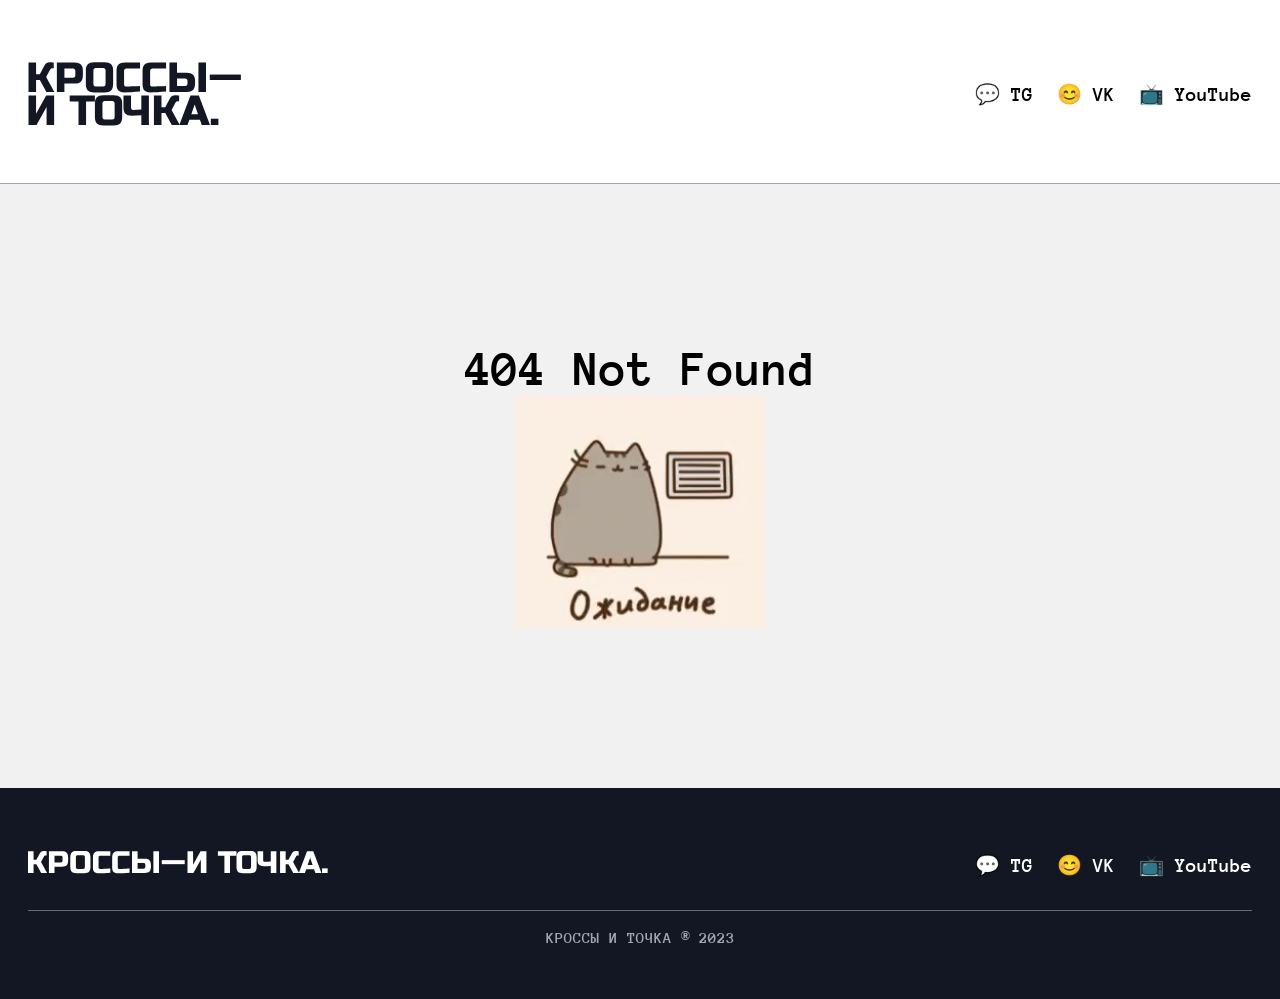
<file: pages/jordan-1-retro-high-og-sp-starfish.html>
<!DOCTYPE html>
<html lang="ru">

<head>
    <meta charset="UTF-8">
    <meta name="viewport" content="width=device-width, initial-scale=1.0">
    <link rel="stylesheet" href="../style.css">
    <link rel="preconnect" href="https://fonts.googleapis.com">
    <link rel="preconnect" href="https://fonts.gstatic.com" crossorigin>
    <link href="https://fonts.googleapis.com/css2?family=Anonymous+Pro:wght@400;700&display=swap" rel="stylesheet">
    <link rel="preconnect" href="https://fonts.googleapis.com">
    <link rel="preconnect" href="https://fonts.gstatic.com" crossorigin>
    <link href="https://fonts.googleapis.com/css2?family=IBM+Plex+Mono:wght@500&family=Russo+One&display=swap"
        rel="stylesheet">
    <title>Jordan 1 Retro High OG SP</title>
</head>
<body>
    <!-- HEADER START -->
    <header class="header">
        <div class="container">
            <nav class="header__nav">
                <div class="logo">
                    <a href="../index.html"><img src="../img/logo-header.svg" alt="Логотип Кроссы и точка"></a>
                </div>
                <ul class="social-links">
                    <li class="header__link"><a href="#">💬 TG</a></li>
                    <li class="header__link"><a href="#">😊 VK</a></li>
                    <li class="header__link"><a href="#">📺 YouTube</a></li>
                </ul>
                <div class="burger-menu" >
                    <div class="burger__line"></span>
                </div>
            </nav>
        </div>
    </header>
    <!-- HEADER END -->

    <!-- CARDS START -->

    <div class="main">
        <p style="align-items: center; font-size: 50px; font-weight: 700; text-align: center; display: flex; flex-direction: column;height: calc(100vh - 296px); justify-content: center; margin-top: -25px;">
            404 Not Found
            <img style="width: 250px;" src="../img/404 page.gif" alt="">
        </p>
    </div>
    
    <!-- CARDS END -->

    <!-- FOOTER START -->
    <footer class="footer">
        <div class="container">
            <nav class="footer__nav">
                <div class="footer__logo logo">
                    <a href="../index.html"><img src="../img/logo-footer.svg" alt="Логотип Кроссы и точка"></a>
                </div>
                <ul class="social-links">
                    <li class="footer__link"><a href="#">💬 TG</a></li>
                    <li class="footer__link"><a href="#">😊 VK</a></li>
                    <li class="footer__link"><a href="#">📺 YouTube</a></li>
                </ul>
            </nav>
            <div class="footer__line"></div>
            <p class="footer__text">кроссы и точка ® 2023</p>
        </div>
    </footer>
    <!-- FOOTER END -->
</body>
</html>
</file>
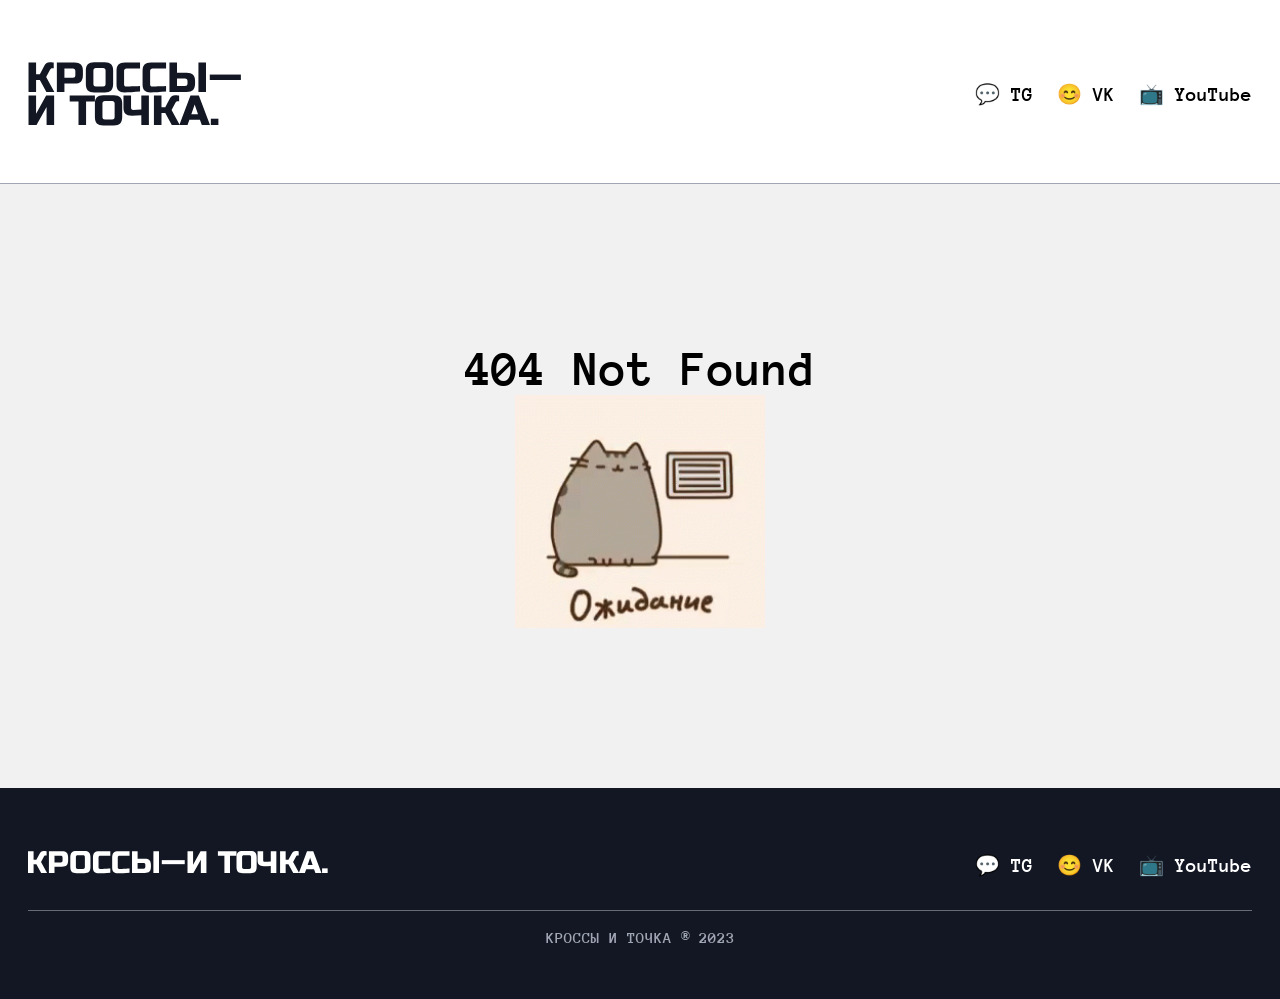
<file: pages/jordan-1-retro-low-golf.html>
<!DOCTYPE html>
<html lang="ru">

<head>
    <meta charset="UTF-8">
    <meta name="viewport" content="width=device-width, initial-scale=1.0">
    <link rel="stylesheet" href="../style.css">
    <link rel="preconnect" href="https://fonts.googleapis.com">
    <link rel="preconnect" href="https://fonts.gstatic.com" crossorigin>
    <link href="https://fonts.googleapis.com/css2?family=Anonymous+Pro:wght@400;700&display=swap" rel="stylesheet">
    <link rel="preconnect" href="https://fonts.googleapis.com">
    <link rel="preconnect" href="https://fonts.gstatic.com" crossorigin>
    <link href="https://fonts.googleapis.com/css2?family=IBM+Plex+Mono:wght@500&family=Russo+One&display=swap"
        rel="stylesheet">
    <title>Jordan 1 Retro Low Golf</title>
</head>
<body>
    <!-- HEADER START -->
    <header class="header">
        <div class="container">
            <nav class="header__nav">
                <div class="logo">
                    <a href="../index.html"><img src="../img/logo-header.svg" alt="Логотип Кроссы и точка"></a>
                </div>
                <ul class="social-links">
                    <li class="header__link"><a href="#">💬 TG</a></li>
                    <li class="header__link"><a href="#">😊 VK</a></li>
                    <li class="header__link"><a href="#">📺 YouTube</a></li>
                </ul>
                <div class="burger-menu" >
                    <div class="burger__line"></span>
                </div>
            </nav>
        </div>
    </header>
    <!-- HEADER END -->

    <!-- CARDS START -->

    <div class="main">
        <p style="align-items: center; font-size: 50px; font-weight: 700; text-align: center; display: flex; flex-direction: column;height: calc(100vh - 296px); justify-content: center; margin-top: -25px;">
            404 Not Found
            <img style="width: 250px;" src="../img/404 page.gif" alt="">
        </p>
    </div>

    <!-- CARDS END -->

    <!-- FOOTER START -->
    <footer class="footer">
        <div class="container">
            <nav class="footer__nav">
                <div class="footer__logo logo">
                    <a href="../index.html"><img src="../img/logo-footer.svg" alt="Логотип Кроссы и точка"></a>
                </div>
                <ul class="social-links">
                    <li class="footer__link"><a href="#">💬 TG</a></li>
                    <li class="footer__link"><a href="#">😊 VK</a></li>
                    <li class="footer__link"><a href="#">📺 YouTube</a></li>
                </ul>
            </nav>
            <div class="footer__line"></div>
            <p class="footer__text">кроссы и точка ® 2023</p>
        </div>
    </footer>
    <!-- FOOTER END -->
</body>
</html>
</file>
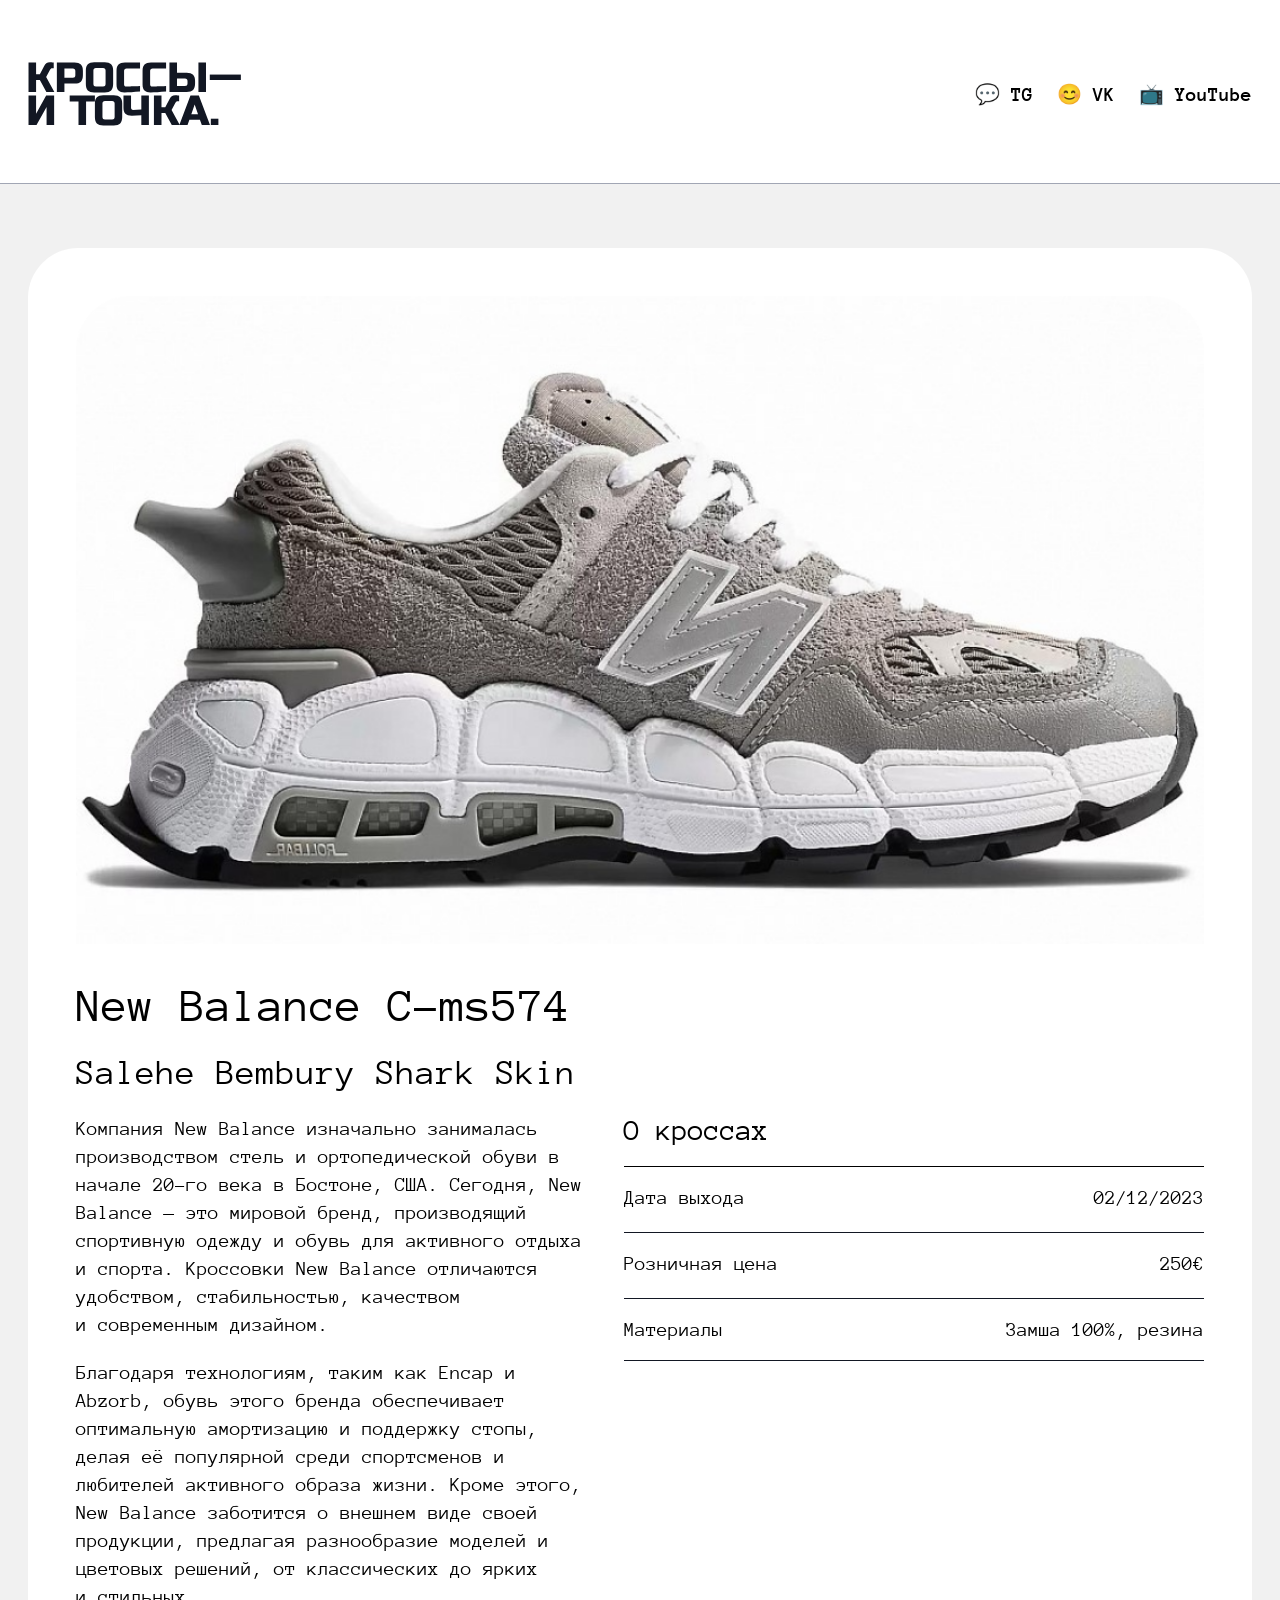
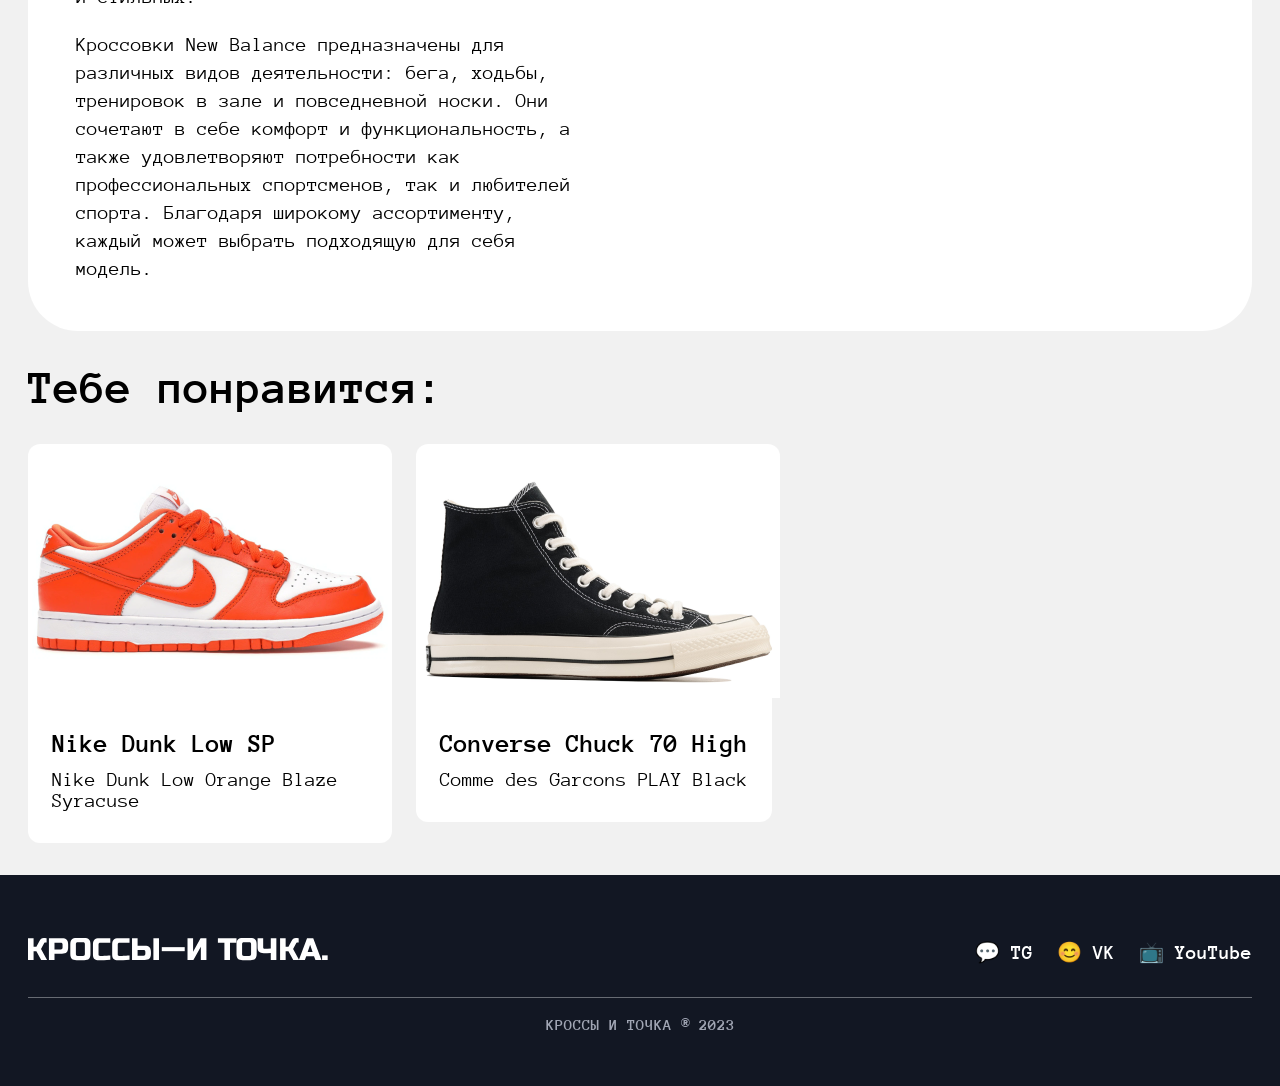
<file: pages/new-balance-c-ms574.html>
<!DOCTYPE html>
<html lang="ru">

<head>
    <meta charset="UTF-8">
    <meta name="viewport" content="width=device-width, initial-scale=1.0">
    <link rel="stylesheet" href="../style.css">
    <link rel="preconnect" href="https://fonts.googleapis.com">
    <link rel="preconnect" href="https://fonts.gstatic.com" crossorigin>
    <link href="https://fonts.googleapis.com/css2?family=Anonymous+Pro:wght@400;700&display=swap" rel="stylesheet">
    <link rel="preconnect" href="https://fonts.googleapis.com">
    <link rel="preconnect" href="https://fonts.gstatic.com" crossorigin>
    <link href="https://fonts.googleapis.com/css2?family=IBM+Plex+Mono:wght@500&family=Russo+One&display=swap"
        rel="stylesheet">
    <title>New Balance C-ms574</title>
</head>
<body>
    <!-- HEADER START -->
    <header class="header">
        <div class="container">
            <nav class="header__nav">
                <div class="logo">
                    <a href="../index.html"><img src="../img/logo-header.svg" alt="Логотип Кроссы и точка"></a>
                </div>
                <ul class="social-links">
                    <li class="header__link"><a href="#">💬 TG</a></li>
                    <li class="header__link"><a href="#">😊 VK</a></li>
                    <li class="header__link"><a href="#">📺 YouTube</a></li>
                </ul>
                <div class="burger-menu" >
                    <div class="burger__line"></span>
                </div>
            </nav>
        </div>
    </header>
    <!-- HEADER END -->

    <!-- CARDS START -->

    <main class="main">
        <div class="container">
            <div class="sneaker-big">
                <div class="sneaker-big__img">
                    <img src="../img/big/new-balance-c-ms574.png" alt="new-balance-c-ms574">
                </div>
                <div class="sneaker-big__info">
                    <h1 class="sneaker-big__title">New Balance C-ms574</h1>
                    <h2 class="sneaker-big__subtitle">Salehe Bembury Shark Skin</h2>
                    <div class="sneaker-big__additional-info">
                        <div class="sneaker-big__text">
                            <p>
                                Компания New Balance изначально занималась производством стель и ортопедической обуви в начале
                                20-го века в Бостоне, США. Сегодня, New Balance — это мировой бренд, производящий спортивную одежду и обувь для активного отдыха и спорта. Кроссовки New Balance отличаются удобством, стабильностью, качеством и современным дизайном.
                            </p>
                            <p>
                                Благодаря технологиям, таким как Encap и Abzorb, обувь этого бренда обеспечивает оптимальную амортизацию и поддержку стопы, делая её популярной среди спортсменов и любителей активного образа жизни. Кроме этого, New Balance заботится о внешнем виде своей продукции, предлагая разнообразие моделей и цветовых решений, от классических до ярких и стильных.
                            </p>
                            <p>
                                Кроссовки New Balance предназначены для различных видов деятельности: бега, ходьбы, тренировок в зале и повседневной носки. Они сочетают в себе комфорт и функциональность, а также удовлетворяют потребности как профессиональных спортсменов, так и любителей спорта. Благодаря широкому ассортименту, каждый может выбрать подходящую для себя модель.
                            </p>
                        </div>
                        <div class="sneaker-big__parameters">
                            <h3 class="sneaker-big__parameters-title">О кроссах</h3>
                            <div class="sneaker-big__parameter-info">
                                <p>Дата выхода</p>
                                <p>02/12/2023</p>
                            </div>
                            <div class="sneaker-big__parameter-info">
                                <p>Розничная цена</p>
                                <p>250€</p>
                            </div>
                            <div class="sneaker-big__parameter-info">
                                <p>Материалы</p>
                                <p>Замша 100%, резина</p>
                            </div>
                        </div>
                    </div>
                </div>
            </div>
        <div class="sneaker-similar">
        <h3 class="sneaker-similar__title">Тебе понравится:</h3>
   <div class="sneaker-similar__sneaker">
    <a href="/pages/nike-dunk-low-sp.html">
    <div class="sneaker-similar__card">
    <img alt="" class="sneaker-similar__card-image" src="../img/sneakers/07.png" />
    <div class="sneaker-similar__card-text">
    <p class="sneaker-similar__info-title">Nike Dunk Low SP</p>
    <p class="sneaker-similar__info-subtitle">Nike Dunk Low Orange Blaze Syracuse</p>
    </div>
</div>
</a>
<a href="/pages/converse-chuck-taylor-70-high.html">
    <div class="sneaker-similar__card">
            <img alt="" class="sneaker-similar__card-image" src="../img/sneakers/10.png" />
            <div class="sneaker-similar__card-text">
            <p class="sneaker-similar__info-title">Converse Chuck 70 High</p>
            <p class="sneaker-similar__info-subtitle">Comme des Garcons PLAY Black</p>
    </div>
</div>
</a>
</div>
</div>
        </div>
    </main>

    <!-- CARDS END -->

    <!-- FOOTER START -->
    <footer class="footer">
        <div class="container">
            <nav class="footer__nav">
                <div class="footer__logo logo">
                    <a href="../index.html"><img src="../img/logo-footer.svg" alt="Логотип Кроссы и точка"></a>
                </div>
                <ul class="social-links">
                    <li class="footer__link"><a href="#">💬 TG</a></li>
                    <li class="footer__link"><a href="#">😊 VK</a></li>
                    <li class="footer__link"><a href="#">📺 YouTube</a></li>
                </ul>
            </nav>
            <div class="footer__line"></div>
            <p class="footer__text">кроссы и точка ® 2023</p>
        </div>
    </footer>
    <!-- FOOTER END -->
</body>
</html>
</file>
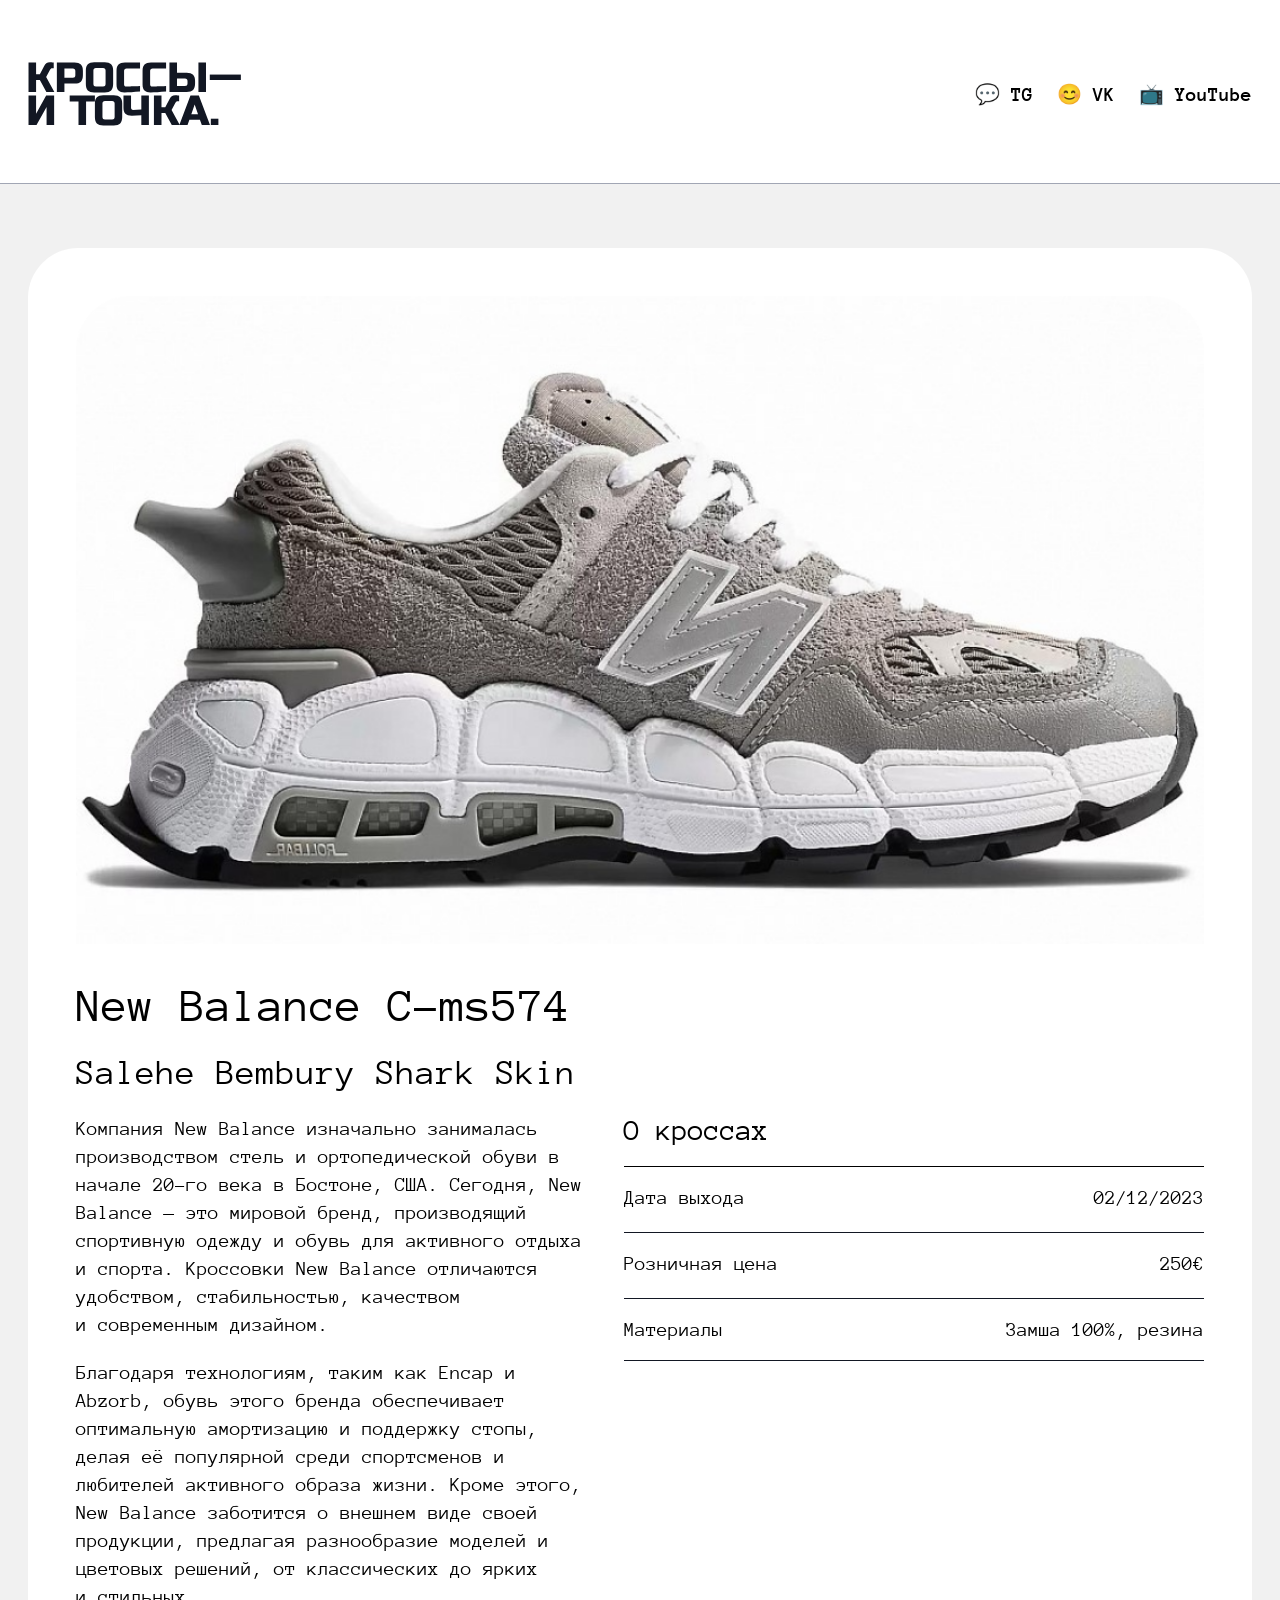
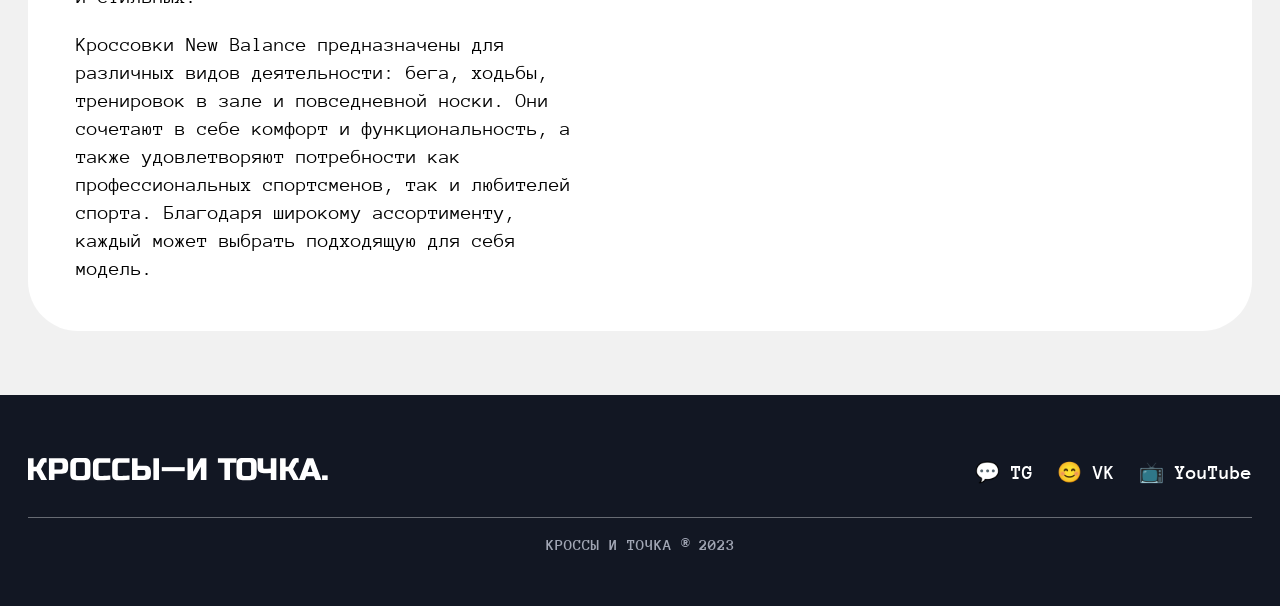
<file: pages/new-balance-с-ms574.html>
<!DOCTYPE html>
<html lang="ru">

<head>
    <meta charset="UTF-8">
    <meta name="viewport" content="width=device-width, initial-scale=1.0">
    <link rel="stylesheet" href="../style.css">
    <link rel="preconnect" href="https://fonts.googleapis.com">
    <link rel="preconnect" href="https://fonts.gstatic.com" crossorigin>
    <link href="https://fonts.googleapis.com/css2?family=Anonymous+Pro:wght@400;700&display=swap" rel="stylesheet">
    <link rel="preconnect" href="https://fonts.googleapis.com">
    <link rel="preconnect" href="https://fonts.gstatic.com" crossorigin>
    <link href="https://fonts.googleapis.com/css2?family=IBM+Plex+Mono:wght@500&family=Russo+One&display=swap"
        rel="stylesheet">
    <title>Кроссы и точка</title>
</head>
<body>
    <!-- HEADER START -->
    <header class="header">
        <div class="container">
            <nav class="header__nav">
                <div class="logo">
                    <a href="../index.html"><img src="../img/logo-header.svg" alt="Логотип Кроссы и точка"></a>
                </div>
                <ul class="social-links">
                    <li class="header__link"><a href="#">💬 TG</a></li>
                    <li class="header__link"><a href="#">😊 VK</a></li>
                    <li class="header__link"><a href="#">📺 YouTube</a></li>
                </ul>
                <div class="burger-menu" >
                    <div class="burger__line"></span>
                </div>
            </nav>
        </div>
    </header>
    <!-- HEADER END -->

    <!-- CARDS START -->

    <main class="main">
        <div class="container">
            <div class="sneaker-big">
                <div class="sneaker-big__img">
                    <img src="../img/big/new-balance.png" alt="nike-air-max-plus">
                </div>
                <div class="sneaker-big__info">
                    <h1 class="sneaker-big__title">New Balance C-ms574</h1>
                    <h2 class="sneaker-big__subtitle">Salehe Bembury Shark Skin</h2>
                    <div class="sneaker-big__additional-info">
                        <div class="sneaker-big__text">
                            <p>
                                Компания New Balance изначально занималась производством стель и ортопедической обуви в начале
                                20-го века в Бостоне, США. Сегодня, New Balance — это мировой бренд, производящий спортивную одежду и обувь для активного отдыха и спорта. Кроссовки New Balance отличаются удобством, стабильностью, качеством и современным дизайном.
                            </p>
                            <p>
                                Благодаря технологиям, таким как Encap и Abzorb, обувь этого бренда обеспечивает оптимальную амортизацию и поддержку стопы, делая её популярной среди спортсменов и любителей активного образа жизни. Кроме этого, New Balance заботится о внешнем виде своей продукции, предлагая разнообразие моделей и цветовых решений, от классических до ярких и стильных.
                            </p>
                            <p>
                                Кроссовки New Balance предназначены для различных видов деятельности: бега, ходьбы, тренировок в зале и повседневной носки. Они сочетают в себе комфорт и функциональность, а также удовлетворяют потребности как профессиональных спортсменов, так и любителей спорта. Благодаря широкому ассортименту, каждый может выбрать подходящую для себя модель.
                            </p>
                        </div>
                        <div class="sneaker-big__parameters">
                            <h3 class="sneaker-big__parameters-title">О кроссах</h3>
                            <div class="sneaker-big__parameter-info">
                                <p>Дата выхода</p>
                                <p>02/12/2023</p>
                            </div>
                            <div class="sneaker-big__parameter-info">
                                <p>Розничная цена</p>
                                <p>250€</p>
                            </div>
                            <div class="sneaker-big__parameter-info">
                                <p>Материалы</p>
                                <p>Замша 100%, резина</p>
                            </div>
                        </div>
                    </div>
                </div>
            </div>
        </div>
    </main>

    <!-- CARDS END -->

    <!-- FOOTER START -->
    <footer class="footer">
        <div class="container">
            <nav class="footer__nav">
                <div class="footer__logo logo">
                    <a href="../index.html"><img src="../img/logo-footer.svg" alt="Логотип Кроссы и точка"></a>
                </div>
                <ul class="social-links">
                    <li class="footer__link"><a href="#">💬 TG</a></li>
                    <li class="footer__link"><a href="#">😊 VK</a></li>
                    <li class="footer__link"><a href="#">📺 YouTube</a></li>
                </ul>
            </nav>
            <div class="footer__line"></div>
            <p class="footer__text">кроссы и точка ® 2023</p>
        </div>
    </footer>
    <!-- FOOTER END -->
</body>
</html>
</file>
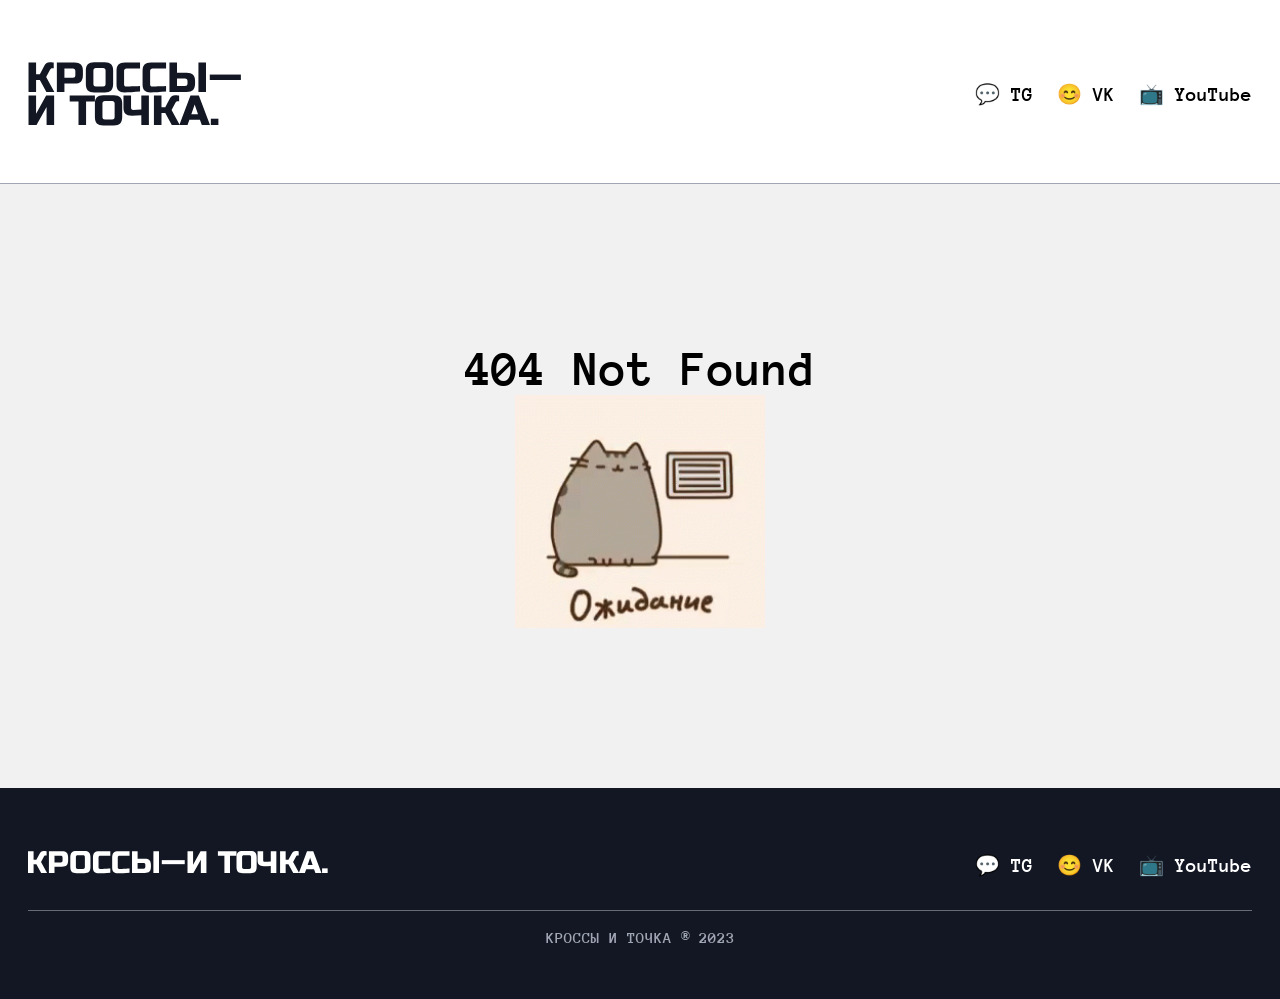
<file: pages/nike-air-max-plus.html>
<!DOCTYPE html>
<html lang="ru">

<head>
    <meta charset="UTF-8">
    <meta name="viewport" content="width=device-width, initial-scale=1.0">
    <link rel="stylesheet" href="../style.css">
    <link rel="preconnect" href="https://fonts.googleapis.com">
    <link rel="preconnect" href="https://fonts.gstatic.com" crossorigin>
    <link href="https://fonts.googleapis.com/css2?family=Anonymous+Pro:wght@400;700&display=swap" rel="stylesheet">
    <link rel="preconnect" href="https://fonts.googleapis.com">
    <link rel="preconnect" href="https://fonts.gstatic.com" crossorigin>
    <link href="https://fonts.googleapis.com/css2?family=IBM+Plex+Mono:wght@500&family=Russo+One&display=swap"
        rel="stylesheet">
    <title>Nike Air Max Plus</title>
</head>

<body>
    <!-- HEADER START -->
    <header class="header">
        <div class="container">
            <nav class="header__nav">
                <div class="logo">
                    <a href="../index.html"><img src="../img/logo-header.svg" alt="Логотип Кроссы и точка"></a>
                </div>
                <ul class="social-links">
                    <li class="header__link"><a href="#">💬 TG</a></li>
                    <li class="header__link"><a href="#">😊 VK</a></li>
                    <li class="header__link"><a href="#">📺 YouTube</a></li>
                </ul>
                <div class="burger-menu">
                    <div class="burger__line"></span>
                    </div>
            </nav>
        </div>
    </header>
    <!-- HEADER END -->

    <!-- CARDS START -->

    <div class="main">
        <p style="align-items: center; font-size: 50px; font-weight: 700; text-align: center; display: flex; flex-direction: column;height: calc(100vh - 296px); justify-content: center; margin-top: -25px;">
            404 Not Found
            <img style="width: 250px;" src="../img/404 page.gif" alt="">
        </p>
    </div>

    <!-- CARDS END -->

    <!-- FOOTER START -->
    <footer class="footer">
        <div class="container">
            <nav class="footer__nav">
                <div class="footer__logo logo">
                    <a href="../index.html"><img src="../img/logo-footer.svg" alt="Логотип Кроссы и точка"></a>
                </div>
                <ul class="social-links">
                    <li class="footer__link"><a href="#">💬 TG</a></li>
                    <li class="footer__link"><a href="#">😊 VK</a></li>
                    <li class="footer__link"><a href="#">📺 YouTube</a></li>
                </ul>
            </nav>
            <div class="footer__line"></div>
            <p class="footer__text">кроссы и точка ® 2023</p>
        </div>
    </footer>
    <!-- FOOTER END -->
</body>

</html>
</file>
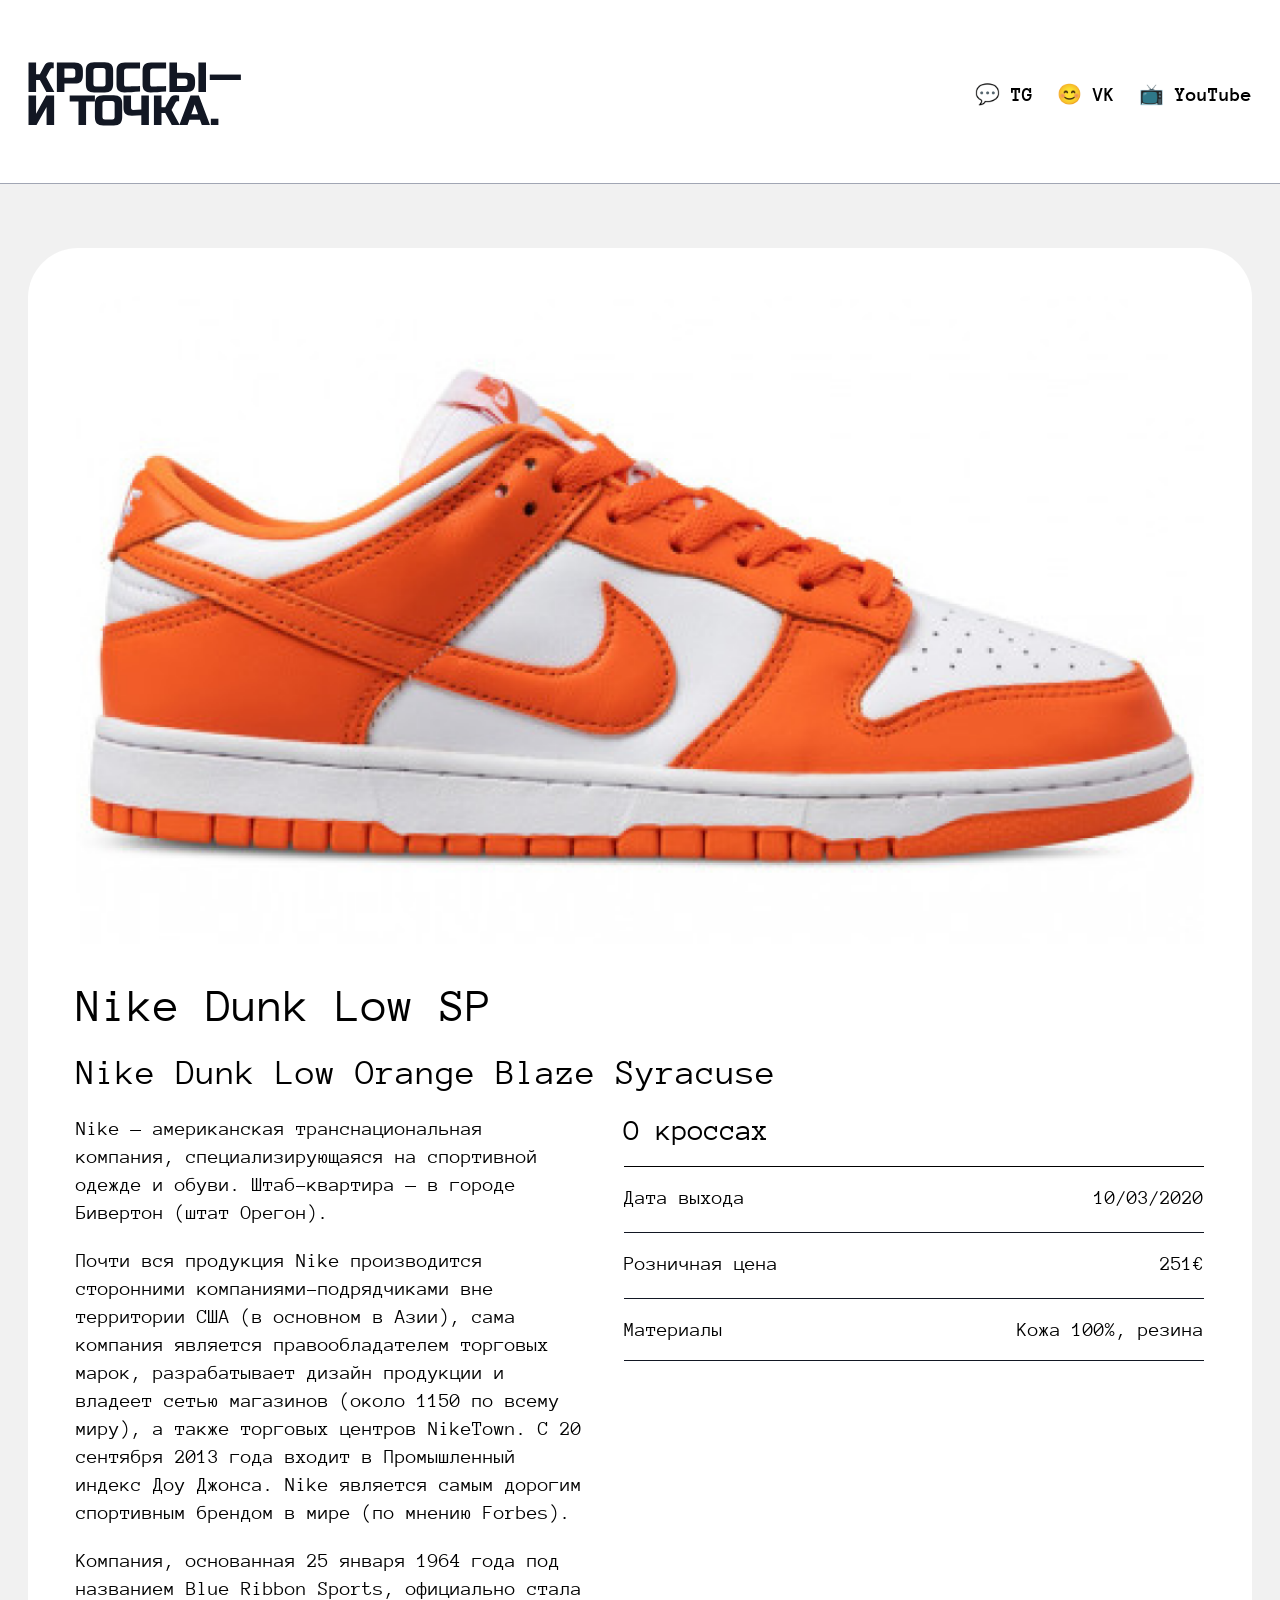
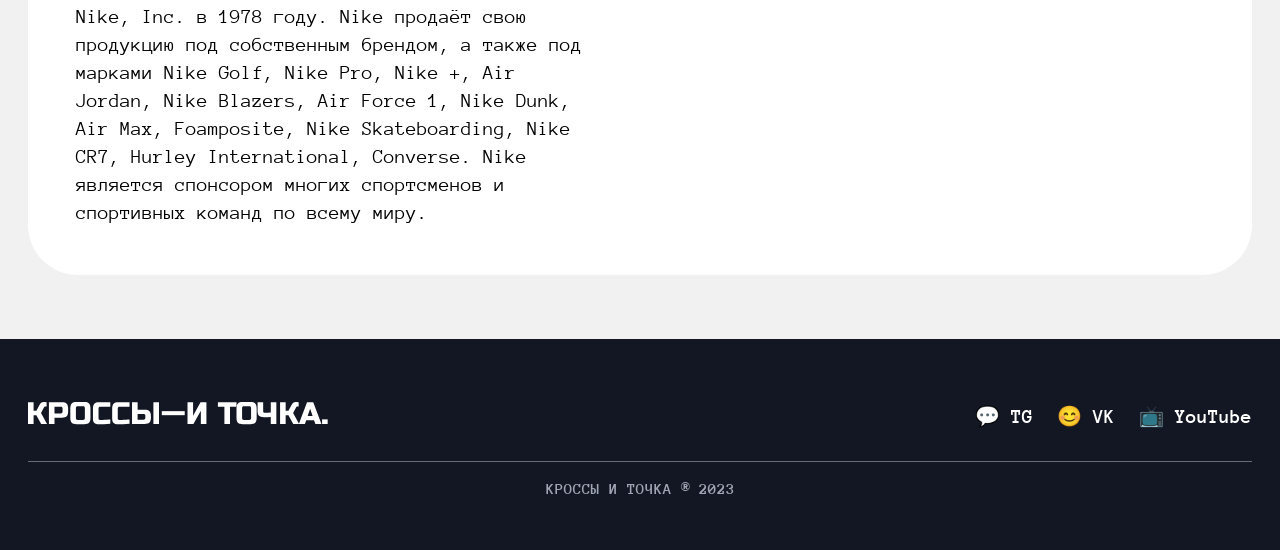
<file: pages/nike-dunk-low-sp.html>
<!DOCTYPE html>
<html lang="ru">

<head>
    <meta charset="UTF-8">
    <meta name="viewport" content="width=device-width, initial-scale=1.0">
    <link rel="stylesheet" href="../style.css">
    <link rel="preconnect" href="https://fonts.googleapis.com">
    <link rel="preconnect" href="https://fonts.gstatic.com" crossorigin>
    <link href="https://fonts.googleapis.com/css2?family=Anonymous+Pro:wght@400;700&display=swap" rel="stylesheet">
    <link rel="preconnect" href="https://fonts.googleapis.com">
    <link rel="preconnect" href="https://fonts.gstatic.com" crossorigin>
    <link href="https://fonts.googleapis.com/css2?family=IBM+Plex+Mono:wght@500&family=Russo+One&display=swap"
        rel="stylesheet">
    <title>Nike Dunk Low SP</title>
</head>
<body>
    <!-- HEADER START -->
    <header class="header">
        <div class="container">
            <nav class="header__nav">
                <div class="logo">
                    <a href="../index.html"><img src="../img/logo-header.svg" alt="Логотип Кроссы и точка"></a>
                </div>
                <ul class="social-links">
                    <li class="header__link"><a href="#">💬 TG</a></li>
                    <li class="header__link"><a href="#">😊 VK</a></li>
                    <li class="header__link"><a href="#">📺 YouTube</a></li>
                </ul>
                <div class="burger-menu" >
                    <div class="burger__line"></span>
                </div>
            </nav>
        </div>
    </header>
    <!-- HEADER END -->

    <!-- CARDS START -->

    <main class="main">
        <div class="container">
            <div class="sneaker-big">
                <div class="sneaker-big__img">
                    <img src="../img/big/nike-dunk-low-sp.png" alt="nike-dunk-low-sp">
                </div>
                <div class="sneaker-big__info">
                    <h1 class="sneaker-big__title">Nike Dunk Low SP</h1>
                    <h2 class="sneaker-big__subtitle">Nike Dunk Low Orange Blaze Syracuse</h2>
                    <div class="sneaker-big__additional-info">
                        <div class="sneaker-big__text">
                            <p>Nike — американская транснациональная компания, специализирующаяся на спортивной одежде и
                                обуви. Штаб-квартира — в городе Бивертон (штат Орегон).</p>
                            <p>Почти вся продукция Nike производится сторонними компаниями-подрядчиками вне территории
                                США (в основном в Азии), сама компания является правообладателем торговых марок,
                                разрабатывает дизайн продукции и владеет сетью магазинов (около 1150 по всему миру), а
                                также торговых центров NikeTown. С 20 сентября 2013 года входит в Промышленный индекс
                                Доу Джонса. Nike является самым дорогим спортивным брендом в мире (по мнению Forbes).
                            </p>
                            <p>Компания, основанная 25 января 1964 года под названием Blue Ribbon Sports, официально
                                стала Nike, Inc. в 1978 году. Nike продаёт свою продукцию под собственным брендом, а
                                также под марками Nike Golf, Nike Pro, Nike +, Air Jordan, Nike Blazers, Air Force 1,
                                Nike Dunk, Air Max, Foamposite, Nike Skateboarding, Nike CR7, Hurley International,
                                Converse. Nike является спонсором многих спортсменов и спортивных команд по всему миру.
                            </p>
                        </div>
                        <div class="sneaker-big__parameters">
                            <h3 class="sneaker-big__parameters-title">О кроссах</h3>
                            <div class="sneaker-big__parameter-info">
                                <p>Дата выхода</p>
                                <p>10/03/2020</p>
                            </div>
                            <div class="sneaker-big__parameter-info">
                                <p>Розничная цена</p>
                                <p>251€</p>
                            </div>
                            <div class="sneaker-big__parameter-info">
                                <p>Материалы</p>
                                <p>Кожа 100%, резина</p>
                            </div>
                        </div>
                    </div>
                </div>
            </div>
        </div>
    </main>

    <!-- CARDS END -->

    <!-- FOOTER START -->
    <footer class="footer">
        <div class="container">
            <nav class="footer__nav">
                <div class="footer__logo logo">
                    <a href="../index.html"><img src="../img/logo-footer.svg" alt="Логотип Кроссы и точка"></a>
                </div>
                <ul class="social-links">
                    <li class="footer__link"><a href="#">💬 TG</a></li>
                    <li class="footer__link"><a href="#">😊 VK</a></li>
                    <li class="footer__link"><a href="#">📺 YouTube</a></li>
                </ul>
            </nav>
            <div class="footer__line"></div>
            <p class="footer__text">кроссы и точка ® 2023</p>
        </div>
    </footer>
    <!-- FOOTER END -->
</body>
</html>
</file>
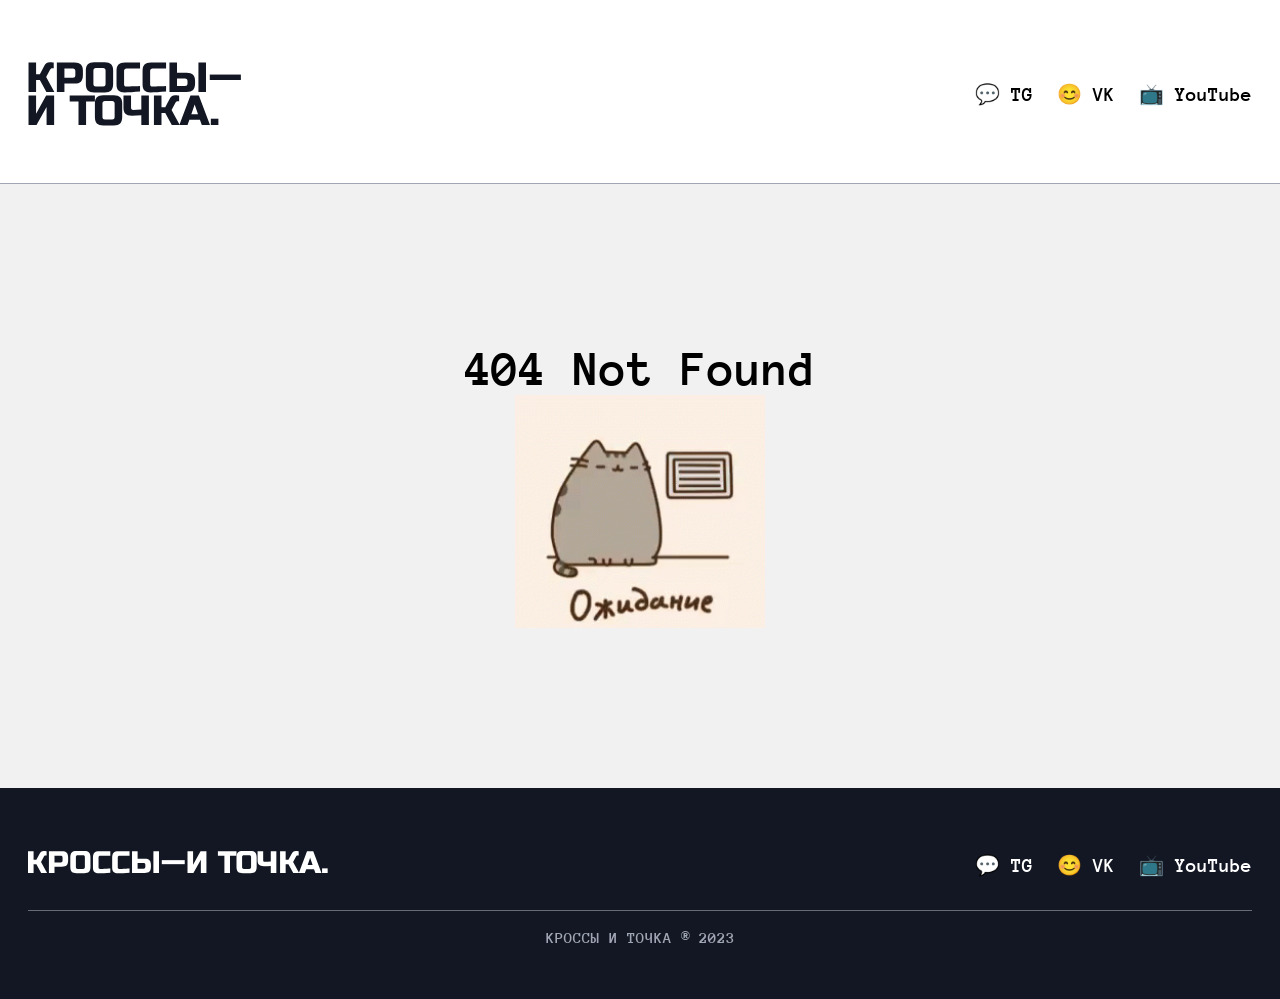
<file: pages/ugg-classic-ultra-mini-boot.html>
<!DOCTYPE html>
<html lang="ru">

<head>
    <meta charset="UTF-8">
    <meta name="viewport" content="width=device-width, initial-scale=1.0">
    <link rel="stylesheet" href="../style.css">
    <link rel="preconnect" href="https://fonts.googleapis.com">
    <link rel="preconnect" href="https://fonts.gstatic.com" crossorigin>
    <link href="https://fonts.googleapis.com/css2?family=Anonymous+Pro:wght@400;700&display=swap" rel="stylesheet">
    <link rel="preconnect" href="https://fonts.googleapis.com">
    <link rel="preconnect" href="https://fonts.gstatic.com" crossorigin>
    <link href="https://fonts.googleapis.com/css2?family=IBM+Plex+Mono:wght@500&family=Russo+One&display=swap"
        rel="stylesheet">
    <title>UGG Classic Ultra Mini Boot</title>
</head>
<body>
    <!-- HEADER START -->
    <header class="header">
        <div class="container">
            <nav class="header__nav">
                <div class="logo">
                    <a href="../index.html"><img src="../img/logo-header.svg" alt="Логотип Кроссы и точка"></a>
                </div>
                <ul class="social-links">
                    <li class="header__link"><a href="#">💬 TG</a></li>
                    <li class="header__link"><a href="#">😊 VK</a></li>
                    <li class="header__link"><a href="#">📺 YouTube</a></li>
                </ul>
                <div class="burger-menu" >
                    <div class="burger__line"></span>
                </div>
            </nav>
        </div>
    </header>
    <!-- HEADER END -->

    <!-- CARDS START -->

    <div class="main">
        <p style="align-items: center; font-size: 50px; font-weight: 700; text-align: center; display: flex; flex-direction: column;height: calc(100vh - 296px); justify-content: center; margin-top: -25px;">
            404 Not Found
            <img style="width: 250px;" src="../img/404 page.gif" alt="">
        </p>
    </div>

    <!-- CARDS END -->

    <!-- FOOTER START -->
    <footer class="footer">
        <div class="container">
            <nav class="footer__nav">
                <div class="footer__logo logo">
                    <a href="../index.html"><img src="../img/logo-footer.svg" alt="Логотип Кроссы и точка"></a>
                </div>
                <ul class="social-links">
                    <li class="footer__link"><a href="#">💬 TG</a></li>
                    <li class="footer__link"><a href="#">😊 VK</a></li>
                    <li class="footer__link"><a href="#">📺 YouTube</a></li>
                </ul>
            </nav>
            <div class="footer__line"></div>
            <p class="footer__text">кроссы и точка ® 2023</p>
        </div>
    </footer>
    <!-- FOOTER END -->
</body>
</html>
</file>
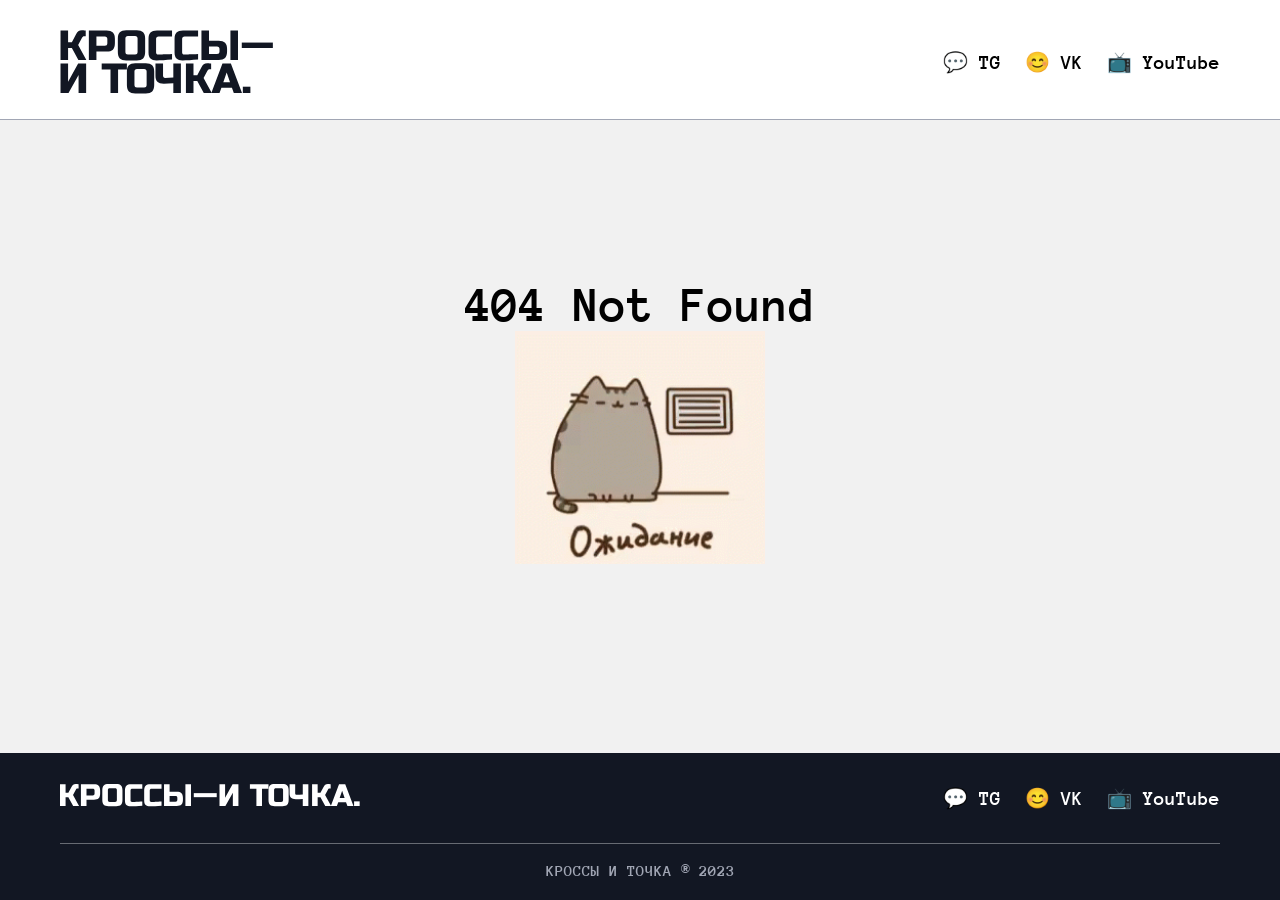
<file: kross-and point./pages/adidas-campus-00s.html>
<!DOCTYPE html>
<html lang="ru">

<head>
    <meta charset="UTF-8">
    <meta name="viewport" content="width=device-width, initial-scale=1.0">
    <link rel="stylesheet" href="../style.css">
    <link rel="preconnect" href="https://fonts.googleapis.com">
    <link rel="preconnect" href="https://fonts.gstatic.com" crossorigin>
    <link href="https://fonts.googleapis.com/css2?family=Anonymous+Pro:wght@400;700&display=swap" rel="stylesheet">
    <link rel="preconnect" href="https://fonts.googleapis.com">
    <link rel="preconnect" href="https://fonts.gstatic.com" crossorigin>
    <link href="https://fonts.googleapis.com/css2?family=IBM+Plex+Mono:wght@500&family=Russo+One&display=swap"
        rel="stylesheet">
    <title>Кроссы и точка</title>
</head>
<body>
    <!-- HEADER START -->
    <header class="header">
        <div class="container">
            <nav class="header__nav">
                <div class="logo">
                    <a href="../index.html"><img src="../img/logo-header.svg" alt="Логотип Кроссы и точка"></a>
                </div>
                <ul class="social-links">
                    <li class="header__link"><a href="#">💬 TG</a></li>
                    <li class="header__link"><a href="#">😊 VK</a></li>
                    <li class="header__link"><a href="#">📺 YouTube</a></li>
                </ul>
                <div class="burger-menu" >
                    <div class="burger__line"></span>
                </div>
            </nav>
        </div>
    </header>
    <!-- HEADER END -->

    <!-- CARDS START -->

    <div class="main">
        <p style="align-items: center; font-size: 50px; font-weight: 700; text-align: center; display: flex; flex-direction: column;height: calc(100vh - 296px); justify-content: center; margin-top: -25px;">
            404 Not Found
            <img style="width: 250px;" src="../img/404 page.gif" alt="">
        </p>
    </div>
    
    <!-- CARDS END -->

    <!-- FOOTER START -->
    <footer class="footer">
        <div class="container">
            <nav class="footer__nav">
                <div class="footer__logo logo">
                    <a href="../index.html"><img src="../img/logo-footer.svg" alt="Логотип Кроссы и точка"></a>
                </div>
                <ul class="social-links">
                    <li class="footer__link"><a href="#">💬 TG</a></li>
                    <li class="footer__link"><a href="#">😊 VK</a></li>
                    <li class="footer__link"><a href="#">📺 YouTube</a></li>
                </ul>
            </nav>
            <div class="footer__line"></div>
            <p class="footer__text">кроссы и точка ® 2023</p>
        </div>
    </footer>
    <!-- FOOTER END -->
</body>
</html>
</file>
<file: style.css>
/* BASE */

body {
  display: flex;
  flex-direction: column;
  min-height: 100vh;
  font-family: "Anonymous Pro", monospace;
  font-size: 26px;
  background-color: #f1f1f1;
}

.main {
  flex: 1;
}

* {
  margin: 0;
  padding: 0;
  box-sizing: border-box;
}

ul {
  list-style-type: none;
}

a {
  text-decoration: none;
  color: inherit;
  display: inline-block;
}

.chaika {
  width: 150px;
  height: 100px;
  top: 0;
  left: 50%;
  transform: translateX(-50%);
  position: absolute;
}

.chaika img {
  width: 100%;
}

.container {
  margin: 0 auto;
  width: 100%;
  max-width: 1224px;
  padding: 0 32px;
}

.subtitle__two {
  display: none;
  font-size: 48px;
  font-weight: 500;
  font-family: "IBM Plex Mono", monospace;
  margin-bottom: 24px;
}

.social-links {
  display: flex;
  flex-shrink: 0;
  gap: 24px;
  color: #000;
  font-size: 20px;
  font-weight: 700;
}

.subtitle {
  font-size: 48px;
  font-weight: 500;
  font-family: "IBM Plex Mono", monospace;
  margin-bottom: 24px;
}

.cat {
  width: 100px;
  height: 100px;
  top: 0;
  left: 50%;
  transform: translateX(-50%);
  position: absolute;
}

.cat img {
  width: 100%;
}

.logo {
  position: relative;
  z-index: 10;
}

/* BASE */

/* BURGER MENU START*/

.burger-menu {
  cursor: pointer;
  display: none;
  height: 30px;
}

.burger__line {
  display: inline-block;
  width: 55px;
  height: 2px;
  background-color: #000;
  position: relative;
  transition: all 0.3s ease-in-out;
}

.burger__line::after,
.burger__line::before {
  content: "";
  width: 55px;
  height: 2px;
  background-color: #000;
  position: absolute;
  transition: all 0.3s ease-in-out;
}

.burger__line::after {
  top: 10px;
}

.burger__line::before {
  bottom: 10px;
}

/* BURGER MENU END =============================*/

/* HEADER START ================================ */
.header {
  padding: 30px 0 20px 0;
  background-color: #fff;
  margin-bottom: 25px;
  border-bottom: 1px solid #a1a6b4;

  position: sticky;
  left: 0;
  top: 0;
  z-index: 999;
}

.header__nav,
.footer__nav {
  display: flex;
  align-items: center;
  justify-content: space-between;
  position: relative;
}

.header__link {
  padding-bottom: 5px;
  border-bottom: 1px solid #fff;
  transition: all 0.1s ease-in-out;
}

.footer__link {
  border-bottom: 1px solid #121723;
}

.header__link:hover,
.footer__link:hover {
  border-bottom: 1px solid;
}

.header__link:active,
.footer__link:active {
  transform: scale(0.9);
}

/* HEADER END ========================== */

/* CARDS START ============================ */

.cards {
  margin-bottom: 24px;
}

.sneaker {
  width: calc(33.3333% - ((23px * 2) / 3));
  border-radius: 12px;
  display: flex;
  flex-direction: column;
  transition: all 0.2s ease-in-out;
  cursor: pointer;
  position: relative;
  background-color: #fff;
  border-radius: 12px;
  z-index: 1;
}

/* пока думаю над анимацией */
/*
.sneaker:hover:nth-child(1).sneaker::after {
  background-size: 400% 600%;
}
.sneaker:hover:nth-child(2).sneaker::after {
  background-size: 400% 600%;
}
.sneaker:hover:nth-child(3).sneaker::after {
  background-size: 400% 600%;
}
*/
.sneaker::after {
  content: "";
  position: absolute;
  top: -2px;
  left: -2px;
  background: linear-gradient(45deg, #f1f1f1 50%, rgb(49, 210, 46) 50%);
  width: calc(100% + 4px);
  height: calc(100% + 4px);
  background-size: 0;
  z-index: -1;
  border-radius: 13px;
}
/*
.sneaker:nth-child(1)::after {
  animation: borderGradientTo 0.5s 1s linear alternate,
    borderGradientFrom 0.5s 1.5s linear alternate;
}
.sneaker:nth-child(2)::after {
  animation: borderGradientTo 0.5s 1.3s linear alternate,
    borderGradientFrom 0.5s 1.8s linear alternate;
}
.sneaker:nth-child(3)::after {
  animation: borderGradientTo 0.5s 1.6s linear alternate,
    borderGradientFrom 0.5s 2.1s linear alternate;
}
*/
.sneaker img {
  border-radius: 12px 12px 0 0;
  margin-bottom: -0.8px;
}
/*
.sneaker:nth-child(1):hover,
.sneaker:nth-child(2):hover,
.sneaker:nth-child(3):hover {
  transform: translate(0px, -10px);
  box-shadow: 0 4px 4px 0px rgba(0, 0, 0, 0.25);
}
/*
.sneaker:nth-child(1):active,
.sneaker:nth-child(2):active,
.sneaker:nth-child(3):active {
  transform: translate(0px, -10px) scale(0.98);
  box-shadow: 0 4px 4px 0px rgba(0, 0, 0, 0.1);
}

.sneaker:nth-child(1) {
  animation: jump 0.3s 1s ease-out, down 0.5s 1.3s;
}
.sneaker:nth-child(2) {
  animation: jump 0.3s 1.3s ease-out, down 0.5s 1.6s;
}
.sneaker:nth-child(3) {
  animation: jump 0.3s 1.6s ease-out, down 0.5s 1.9s;
}
@keyframes jump {
  from {
    transform: translate(0px, 0px);
    box-shadow: 0 4px 4px 0px rgba(0, 0, 0, 0.25);
  }
  to {
    transform: translate(0px, -10px);
    box-shadow: 0 4px 4px 0px rgba(0, 0, 0, 0.25);
  }
}
@keyframes down {
  from {
    transform: translate(0px, -10px);
    box-shadow: 0 4px 4px 0px rgba(0, 0, 0, 0.25);
  }
  to {
    transform: translate(0px, 0px);
    box-shadow: 0;
  }
}

@keyframes borderGradientTo {
  from {
    background-size: 400% 150%;
  }
  to {
    background-size: 400% 600%;
  }
}
@keyframes borderGradientFrom {
  from {
    background-size: 400% 600%;
  }
  to {
    background-size: 400% 150%;
  }
} */
/*пока думаю над анимацией*/
.sneaker:hover {
  transform: translate(0px, -10px);
  box-shadow: 0 4px 4px 0px rgba(0, 0, 0, 0.25);
}

.sneaker:active {
  transform: translate(0px, -10px) scale(0.98);
  box-shadow: 0 4px 4px 0px rgba(0, 0, 0, 0.1);
}

.cards__wrapper {
  display: flex;
  align-items: flex-start;
  flex-wrap: wrap;
  gap: 23px;
}
.cards__text {
  padding: 32px 24px;
  background-color: #fff;
  border-radius: 0 0 12px 12px;
}
.cards__title {
  font-size: 26px;
  font-weight: 700;
  margin-bottom: 10px;
}
.cards__desc {
  font-size: 20px;
  font-weight: 400;
}

/* CARDS END ============================== */

/* FOOTER START ============================== */

.footer {
  background-color: #121723;
  overflow: hidden;
}
.footer__logo img {
  max-width: 100%;
}
.footer__nav {
  padding: 31px 0;
}
.footer .social-links {
  color: #fff;
}
.footer__line {
  background-color: #e6e8ec66;
  height: 1px;
  width: 100%;
  font-size: 0;
  margin-bottom: 18px;
}
.footer__text {
  color: #a1a6b4;
  font-size: 16px;
  font-weight: 700;
  text-align: center;
  text-transform: uppercase;
  margin-bottom: 21px;
}

/* FOOTER END ============================ */

/* PAGE OF SNEAKER START ======================= */

/*main {
  padding: 0 150px;
}*/

.container {
  padding: 32px 0;
}

.sneaker-big {
  padding: 48px;
  background-color: #fff;
  border-radius: 50px;
  margin: 7px 0 32px 0;
}
.sneaker-big__img {
  margin-bottom: 32px;
  text-align: center;
}
.sneaker-big__img img {
  width: 100%;
}
/* .sneaker-big__info {
    
} */
.sneaker-big__title {
  margin-bottom: 24px;
  font-size: 48px;
  font-weight: 400;
}
.sneaker-big__subtitle {
  margin-bottom: 24px;
  font-size: 36px;
  font-weight: 400;
}
.sneaker-big__additional-info {
  font-size: 20px;
  font-weight: 400;
  display: flex;
  gap: 32px;
}
.sneaker-big__text {
  line-height: 28px;
  max-width: 516px;
}
.sneaker-big__text p:not(:last-child) {
  margin-bottom: 20px;
}
.sneaker-big__parameters {
  flex: 1;
  min-width: 246px;
}
.sneaker-big__parameters-title {
  font-size: 30px;
  margin-bottom: 20px;
  padding-bottom: 20px;
  font-weight: 400;
  border-bottom: 1px solid black;
}

.sneaker-big__parameter-info {
  border-bottom: 1px solid #121723;
  display: flex;
  gap: 15px;
  justify-content: space-between;
}

.sneaker-big__parameter-info p:last-child {
  text-align: right;
}

.sneaker-big__parameter-info:not(:last-child) {
  margin-bottom: 20px;
  padding-bottom: 24px;
}

.sneaker-big__parameter-info:last-child {
  padding-bottom: 20px;
}

.sneaker-similar {
  display: flex;
  flex-direction: column;
  justify-content: center;
  align-items: center;
  gap: 32px;
  align-self: stretch;
}

.sneaker-similar__title {
  color: black;
  font-family: "Anonymous Pro", monospace;
  font-size: 48px;
  font-weight: 700;
  display: flex;
  align-self: stretch;
}

.sneaker-similar__sneaker {
  display: flex;
  align-items: flex-start;
  gap: 24px;
  align-self: stretch;
}

.sneaker-similar__card {
  display: flex;
  width: 364px;
  flex-direction: column;
  align-items: flex-start;
  border-radius: 12px;
}

.sneaker-similar__card-image {
  height: 100%;
  background-color: white;
  border-radius: 12px 12px 0 0;
}

.sneaker-similar__card-text {
  display: flex;
  padding: 32px 24px;
  flex-direction: column;
  justify-content: center;
  align-items: flex-start;
  gap: 12px;
  background-color: white;
  border-radius: 0 0 12px 12px;
}

.sneaker-similar__info-title {
  color: black;
  font-family: "Anonymous Pro", monospace;
  font-size: 26px;
  font-style: normal;
  font-weight: 700;
  line-height: normal;
}

.sneaker-similar__info-subtitle {
  color: black;
  font-family: "Anonymous Pro", monospace;
  font-size: 20px;
  font-style: normal;
  font-weight: 400;
  line-height: normal;
}
/* PAGE OF SNEAKER ======================= */

/* MEDIA */

@media screen and (max-width: 1024px) {
  .cat {
    display: none;
  }
  .chaika {
    display: none;
  }
}
@media screen and (max-width: 768px) {
  .container {
    max-width: 1208px;
    padding: 0 24px;
  }

  .sneaker {
    width: calc(50% - (24px / 2));
  }
  .subtitle {
    font-size: 42px;
  }
}
@media screen and (max-width: 860px) {
  .sneaker-big__additional-info {
    flex-direction: column;
  }
  .sneaker-big__text {
    max-width: unset;
  }
}
@media screen and (max-width: 546px) {
  .header__nav,
  .footer__nav {
    flex-direction: column;
    gap: 24px;
    align-items: center;
  }
  .sneaker {
    width: 100%;
  }
  .sneaker-big {
    padding: 24px;
  }
  .sneaker-big {
    border-radius: 12px;
  }
}
@media screen and (max-width: 375px) {
  .container {
    max-width: 1192px;
    padding: 0 16px;
  }
  .subtitle {
    font-size: 32px;
  }

  .header__nav,
  .footer__nav {
    flex-direction: column;
    gap: 24px;
    align-items: center;
  }
  .footer__nav {
    gap: 32px;
  }
  .sneaker-big__title {
    font-size: 32px;
  }
  .sneaker-big__subtitle {
    font-size: 20px;
  }
  .sneaker-big__additional-info {
    font-size: 16px;
  }
  .sneaker-big__text {
    line-height: 24px;
  }
  /* .sneaker-big__text p{
      
  } */
  .sneaker-big__parameters-title {
    font-size: 24px;
  }
}
/* MEDIA */
</file>
<file: kross-and point./style.css>
/* BASE */

body {
  display: flex;
  flex-direction: column;
  min-height: 100vh;
}

.main {
  flex: 1;
}

* {
  margin: 0;
  padding: 0;
  box-sizing: border-box;
}

body {
  font-family: "Anonymous Pro", monospace;
  font-size: 26px;
  background-color: #f1f1f1;
}

ul {
  list-style-type: none;
}

a {
  text-decoration: none;
  color: inherit;
  display: inline-block;
}
.container {
  margin: 0 auto;
  width: 100%;
  max-width: 1224px;
  padding: 0 32px;
}

.subtitle__two {
  display: none;
  font-size: 48px;
  font-weight: 500;
  font-family: "IBM Plex Mono", monospace;
  margin-bottom: 24px;
}
.social-links {
  display: flex;
  flex-shrink: 0;
  gap: 24px;
  color: #000;
  font-size: 20px;
  font-weight: 700;
}
.subtitle {
  font-size: 48px;
  font-weight: 500;
  font-family: "IBM Plex Mono", monospace;
  margin-bottom: 24px;
}

.love-cat {
  display: none;
  position: absolute;
  z-index: 5;
  top: 0;
  left: 0;
  transition: all 0.1s ease-in-out;
  transform: translateX(calc(-100% + 5px)) rotate(-90deg);
}
.love-cat img {
  width: 70px;
}

.cat {
  width: 100px;
  height: 100px;
  top: 0;
  left: 50%;
  transform: translateX(-50%);
  position: absolute;
}
.cat img {
  width: 100%;
}

.logo {
  position: relative;
  z-index: 10;
}
.logo:hover .love-cat {
  display: inline-block;
}
/* BASE */

/* BURGER MENU START*/

.burger-menu {
  cursor: pointer;
  display: none;
  height: 30px;
}
.burger__line {
  display: inline-block;
  width: 55px;
  height: 2px;
  background-color: #000;
  position: relative;
  transition: all 0.3s ease-in-out;
}
.burger__line::after,
.burger__line::before {
  content: "";
  width: 55px;
  height: 2px;
  background-color: #000;
  position: absolute;
  transition: all 0.3s ease-in-out;
}
.burger__line::after {
  top: 10px;
}
.burger__line::before {
  bottom: 10px;
}

/* BURGER MENU END =============================*/

/* HEADER START ================================ */
.header {
  padding: 30px 0 20px 0;
  background-color: #fff;
  margin-bottom: 25px;
  border-bottom: 1px solid #a1a6b4;
}
.header__nav,
.footer__nav {
  display: flex;
  align-items: center;
  justify-content: space-between;
  position: relative;
}
.header__link {
  padding-bottom: 5px;
  border-bottom: 1px solid #fff;
  transition: all 0.1s ease-in-out;
}
.footer__link {
  border-bottom: 1px solid #121723;
}

.header__link:hover,
.footer__link:hover {
  border-bottom: 1px solid;
}
.header__link:active,
.footer__link:active {
  transform: scale(0.9);
}

/* HEADER END ========================== */

/* CARDS START ============================ */

.cards {
  margin-bottom: 24px;
}
.sneaker {
  width: calc(33.3333% - ((23px * 2) / 3));
  border-radius: 12px;
  display: flex;
  flex-direction: column;
  transition: all 0.1s ease-in-out;
  cursor: pointer;
  position: relative;
  background-color: #fff;
  border-radius: 12px;
  z-index: 1;
}

.sneaker img {
  border-radius: 12px;
}

.sneaker:hover {
  transform: translate(0px, -10px);
  box-shadow: 0 4px 4px 0px rgba(0, 0, 0, 0.25);
}
.sneaker:active {
  transform: translate(0px, -10px) scale(0.98);
  box-shadow: 0 4px 4px 0px rgba(0, 0, 0, 0.1);
}

.cards__wrapper {
  display: flex;
  align-items: flex-start;
  flex-wrap: wrap;
  gap: 23px;
}
.cards__text {
  padding: 32px 24px;
  background-color: #fff;
  border-radius: 0 0 12px 12px;
}
.cards__title {
  font-size: 26px;
  font-weight: 700;
  margin-bottom: 10px;
}
.cards__desc {
  font-size: 20px;
  font-weight: 400;
}

/* CARDS END ============================== */

/* FOOTER START ============================== */

.footer {
  background-color: #121723;
  overflow: hidden;
}
.footer__logo img {
  max-width: 100%;
}
.footer__nav {
  padding: 31px 0;
}
.footer .social-links {
  color: #fff;
}
.footer__line {
  background-color: #e6e8ec66;
  height: 1px;
  width: 100%;
  font-size: 0;
  margin-bottom: 18px;
}
.footer__text {
  color: #a1a6b4;
  font-size: 16px;
  font-weight: 700;
  text-align: center;
  text-transform: uppercase;
  margin-bottom: 21px;
}

/* FOOTER END ============================ */

/* PAGE OF SNEAKER START ======================= */

.sneaker-big {
  padding: 48px;
  background-color: #fff;
  border-radius: 50px;
  margin: 7px 0 32px 0;
}
.sneaker-big__img {
  margin-bottom: 32px;
  text-align: center;
}
.sneaker-big__img img {
  width: 100%;
}
/* .sneaker-big__info {
    
} */
.sneaker-big__title {
  margin-bottom: 24px;
  font-size: 48px;
  font-weight: 400;
}
.sneaker-big__subtitle {
  margin-bottom: 24px;
  font-size: 36px;
  font-weight: 400;
}
.sneaker-big__additional-info {
  font-size: 20px;
  font-weight: 400;
  display: flex;
  gap: 32px;
}
.sneaker-big__text {
  line-height: 28px;
  max-width: 516px;
}
.sneaker-big__text p:not(:last-child) {
  margin-bottom: 20px;
}
.sneaker-big__parameters {
  flex: 1;
  min-width: 246px;
}
.sneaker-big__parameters-title {
  font-size: 30px;
  margin-bottom: 20px;
  padding-bottom: 20px;
  font-weight: 400;
}

.sneaker-big__parameter-info {
  border-bottom: 1px solid #121723;
  display: flex;
  gap: 15px;
  justify-content: space-between;
}
.sneaker-big__parameter-info p:last-child {
  text-align: right;
}
.sneaker-big__parameter-info:not(:last-child) {
  margin-bottom: 20px;
  padding-bottom: 24px;
}
.sneaker-big__parameter-info:last-child {
  padding-bottom: 20px;
}

/* PAGE OF SNEAKER ======================= */

/* MEDIA */

@media screen and (max-width: 1024px) {
  .cat {
    display: none;
  }
}
@media screen and (max-width: 768px) {
  .container {
    max-width: 1208px;
    padding: 0 24px;
  }

  .sneaker {
    width: calc(50% - (24px / 2));
  }
  .subtitle {
    font-size: 42px;
  }
}
@media screen and (max-width: 860px) {
  .sneaker-big__additional-info {
    flex-direction: column;
  }
  .sneaker-big__text {
    max-width: unset;
  }
}
@media screen and (max-width: 546px) {
  .header__nav,
  .footer__nav {
    flex-direction: column;
    gap: 24px;
    align-items: center;
  }
  .sneaker {
    width: 100%;
  }
  .sneaker-big {
    padding: 24px;
  }
  .sneaker-big {
    border-radius: 12px;
  }
}
@media screen and (max-width: 375px) {
  .container {
    max-width: 1192px;
    padding: 0 16px;
  }
  .subtitle {
    font-size: 32px;
  }

  .header__nav,
  .footer__nav {
    flex-direction: column;
    gap: 24px;
    align-items: center;
  }
  .footer__nav {
    gap: 32px;
  }
  .sneaker-big__title {
    font-size: 32px;
  }
  .sneaker-big__subtitle {
    font-size: 20px;
  }
  .sneaker-big__additional-info {
    font-size: 16px;
  }
  .sneaker-big__text {
    line-height: 24px;
  }
  /* .sneaker-big__text p{
      
  } */
  .sneaker-big__parameters-title {
    font-size: 24px;
  }
}
/* MEDIA */
</file>
